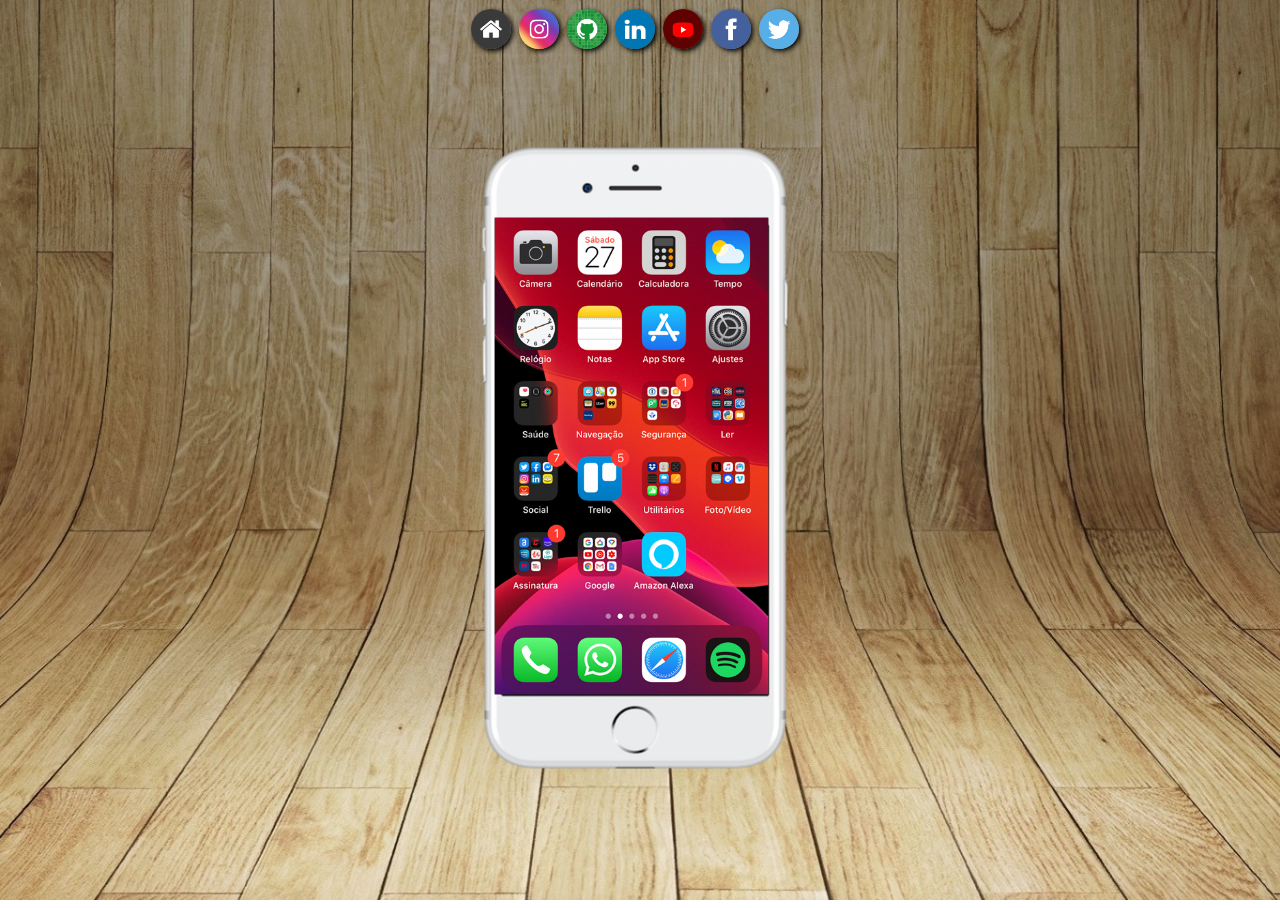
<file: index.html>
<!DOCTYPE html>
<html lang="pt-br">
<head>
    <meta charset="UTF-8">
    <meta name="viewport" content="width=device-width, initial-scale=1.0">
    <link rel="shortcut" href="imagens/favicon.ico" type="imagem/x-icon">
    <link rel="stylesheet" href="estilos/style.css">
    <title>Projeto redes Sociais</title>

   
</head>
<body>
    <main>
        <section id="telefone">
            <iframe src="home.html" name="tela" id="tela" frameborder="0">
                Seu Navegador não é compatível...
            </iframe>
        </section>
        <section id="redes-sociais">
            <a href="home.html" target="tela"><img src="imagens/logo-home.jpg" alt="Home"></a>
            <a href="instagram.html" target="tela"><img src="imagens/logo-instagram.jpg" alt="Instagram"></a>
            <a href="github.html" target="tela"><img src="imagens/logo-github.jpg" alt="GitHub"></a>
            <a href="linkedin.html" target="tela"><img src="imagens/linkedin.jpg" alt="Linkedin"></a>
            <a href="youtube.html" target="tela"><img src="imagens/logo-youtube.jpg" alt="Youtube"></a>
            <a href="facebook.html" target="tela"><img src="imagens/logo-facebook.jpg" alt="Facebook"></a>
            <a href="twitter.html" target="tela"><img src="imagens/logo-twitter.jpg" alt="Twitter"></a>
        </section>
    </main>

</body>  
</html>
</file>
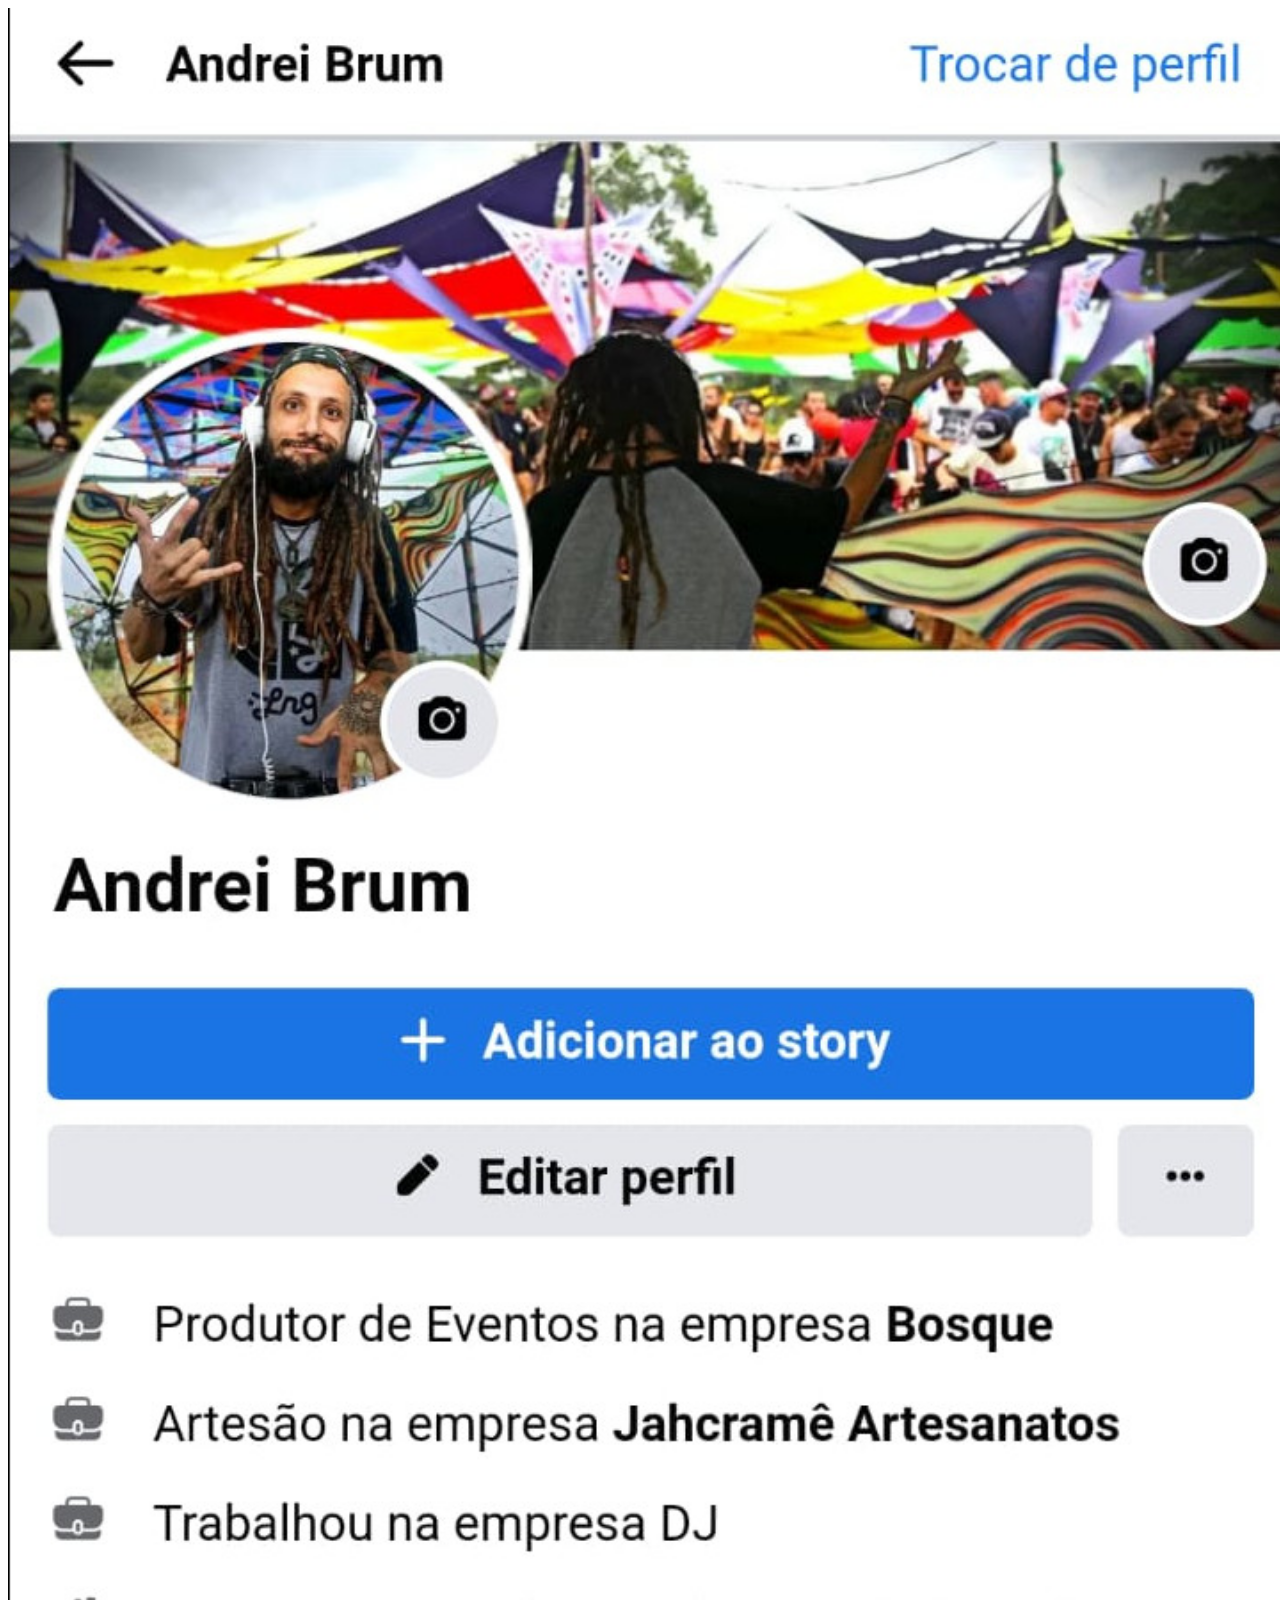
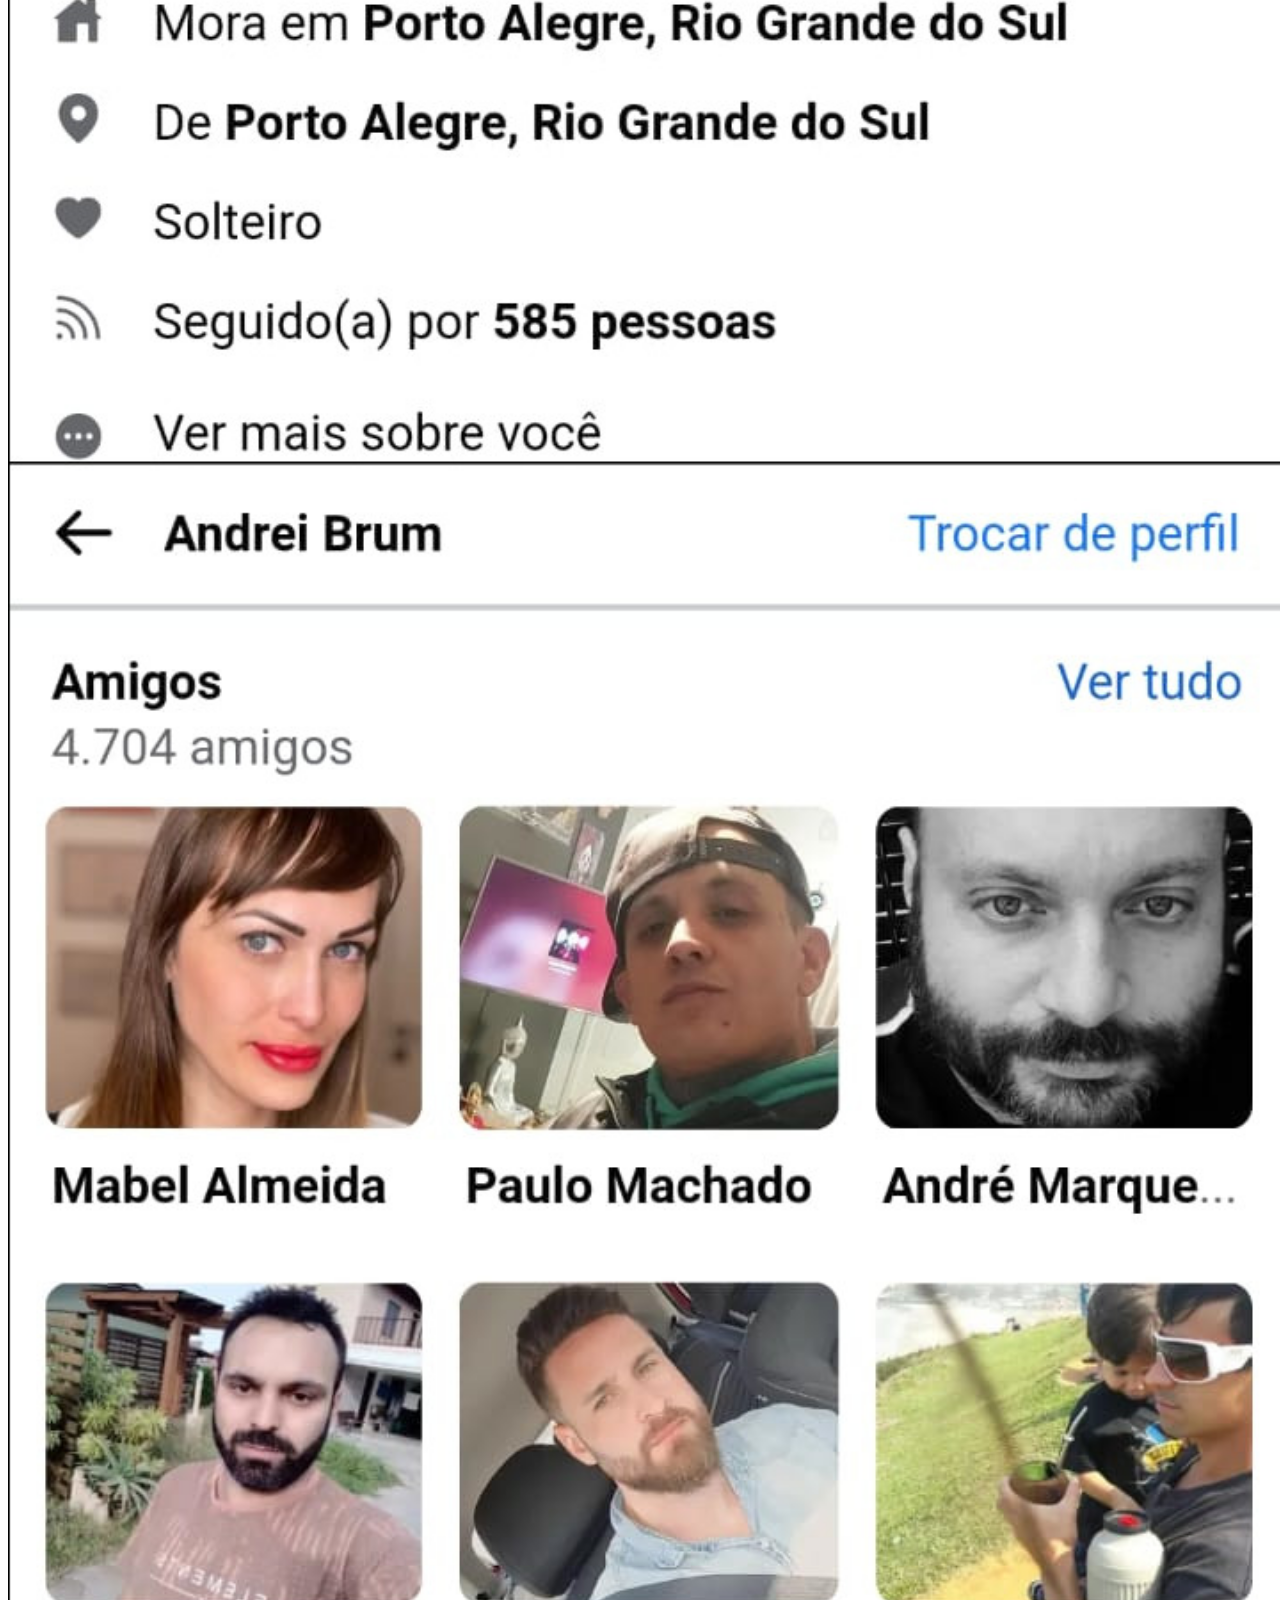
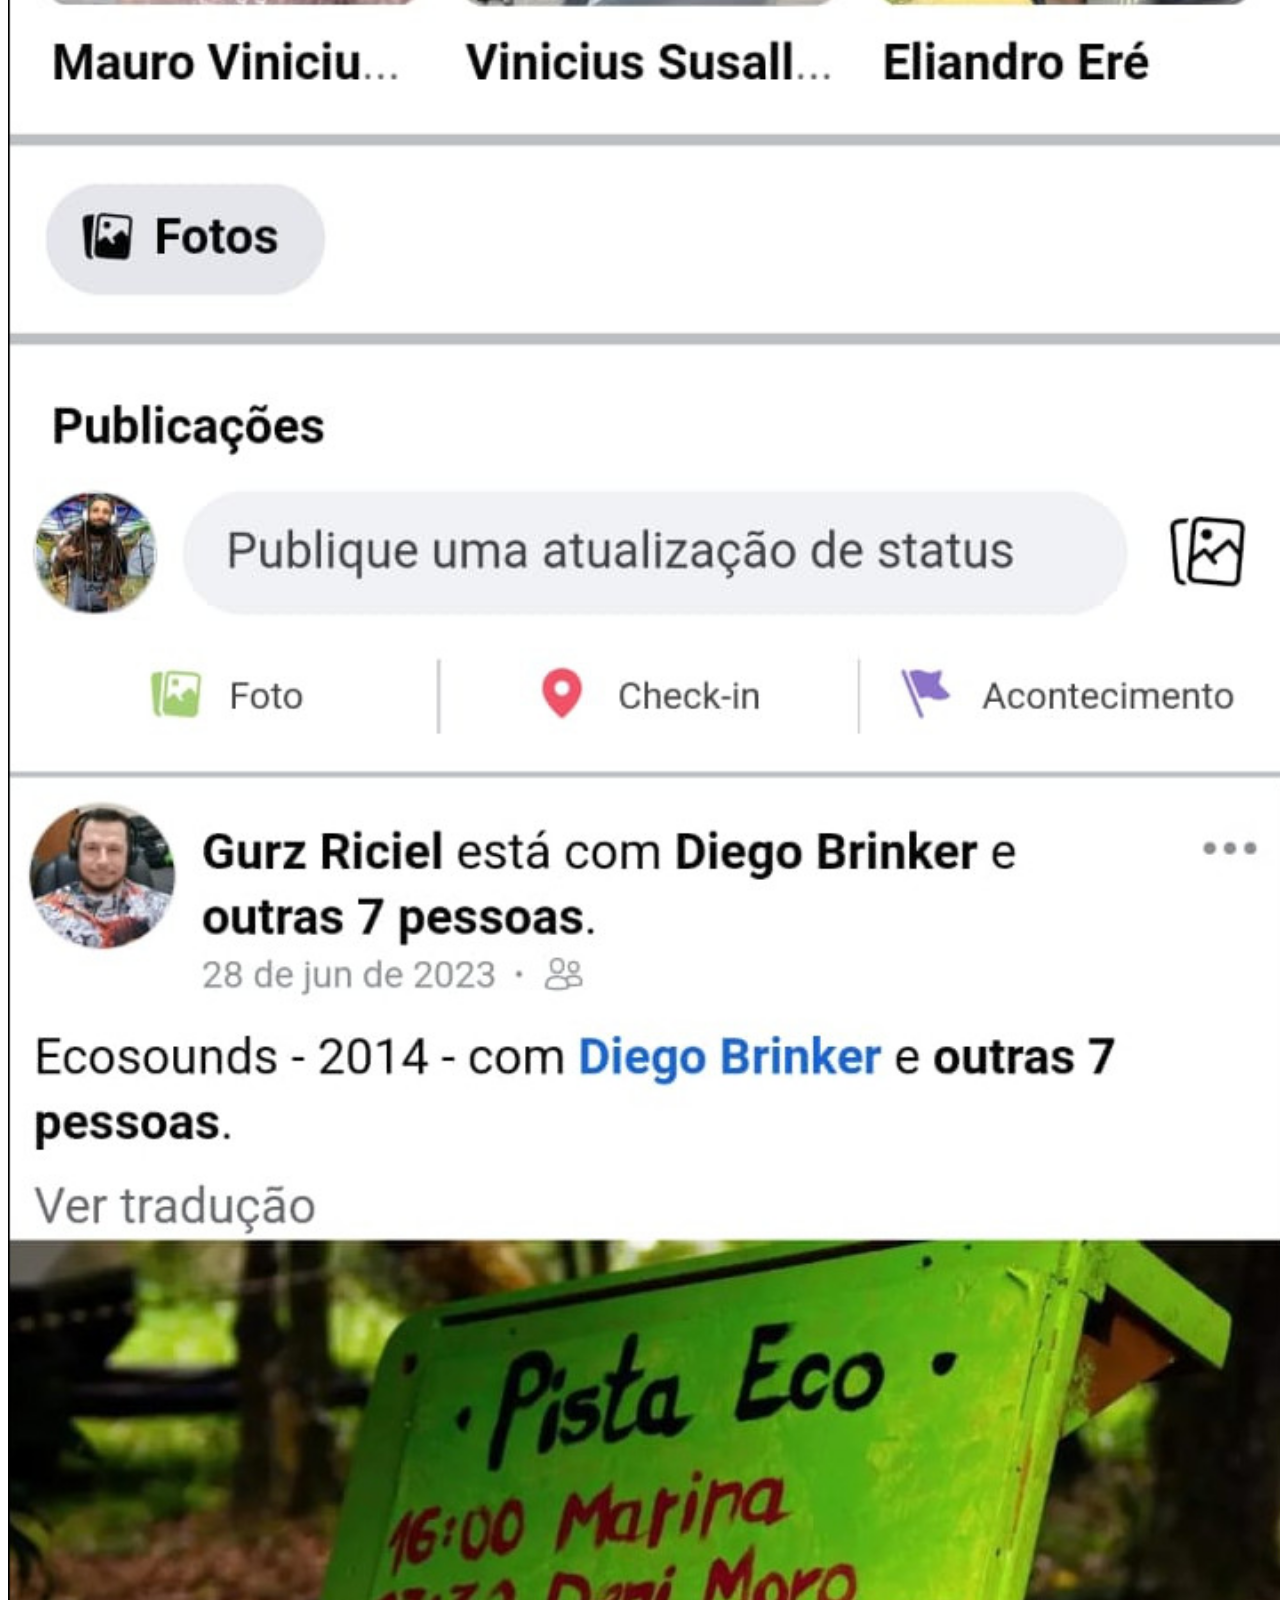
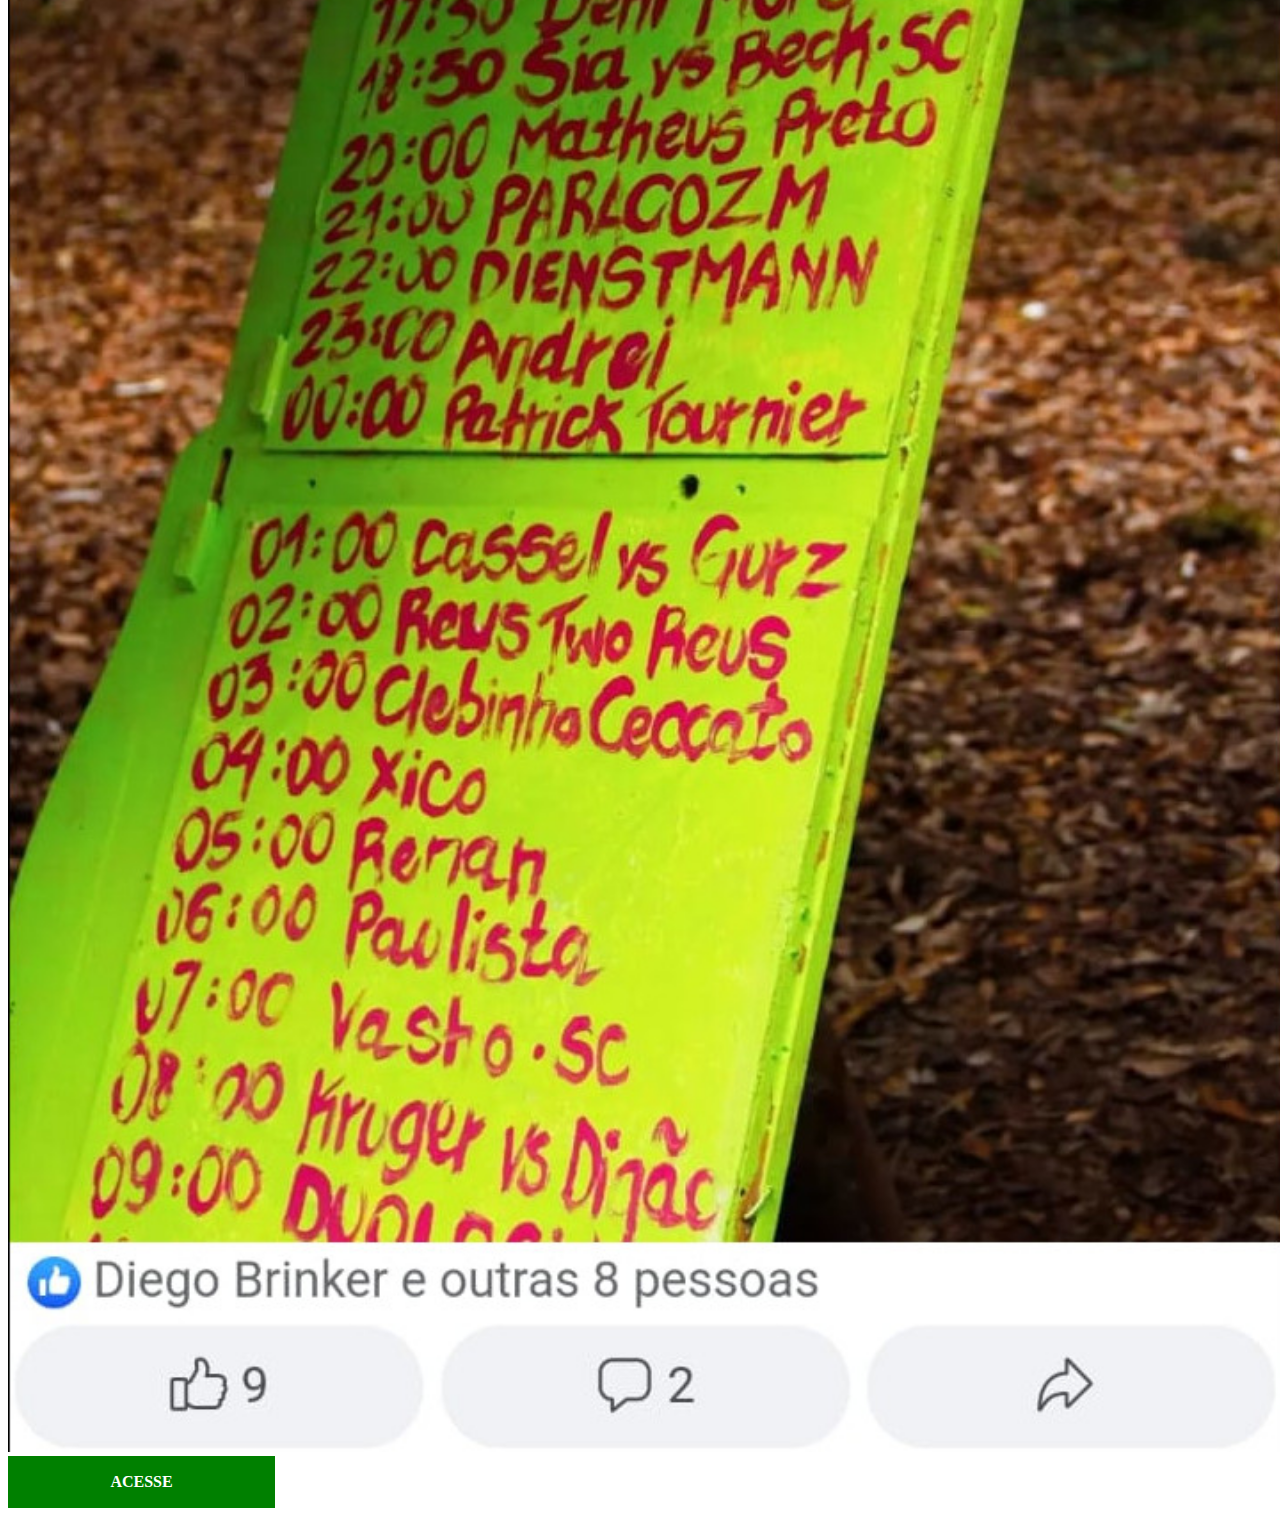
<file: facebook.html>
<!DOCTYPE html>
<html lang="pt-br">
<head>
    <meta charset="UTF-8">
    <meta name="viewport" content="width=device-width, initial-scale=1.0">
    <link rel="stylesheet" href="estilos/social.css">
    <title>Facebook</title>
</head>
<body>
    <img src="imagens/tela-facebook.jpg" alt="Facebook">
    <a href="https://www.facebook.com/andrei.brum.dj/" target="_blank">ACESSE</a>
    
</body>
</html>
</file>
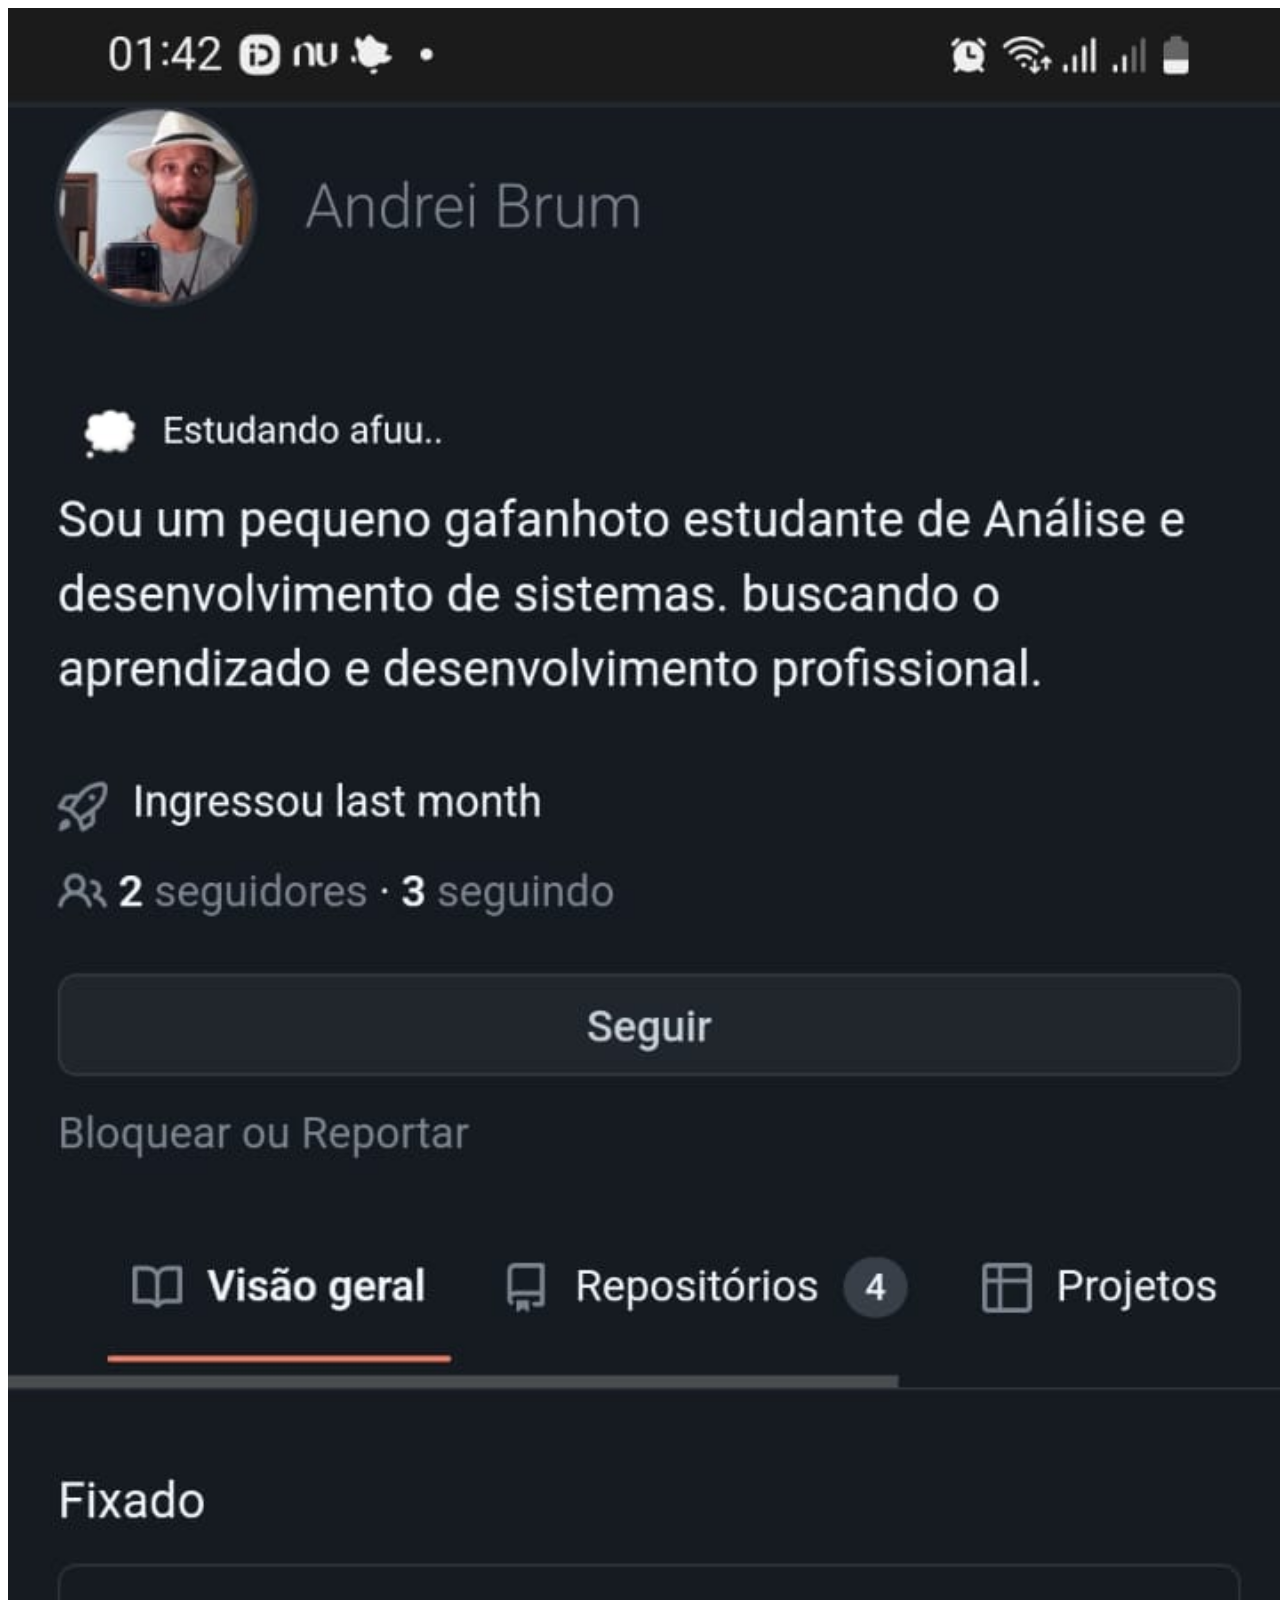
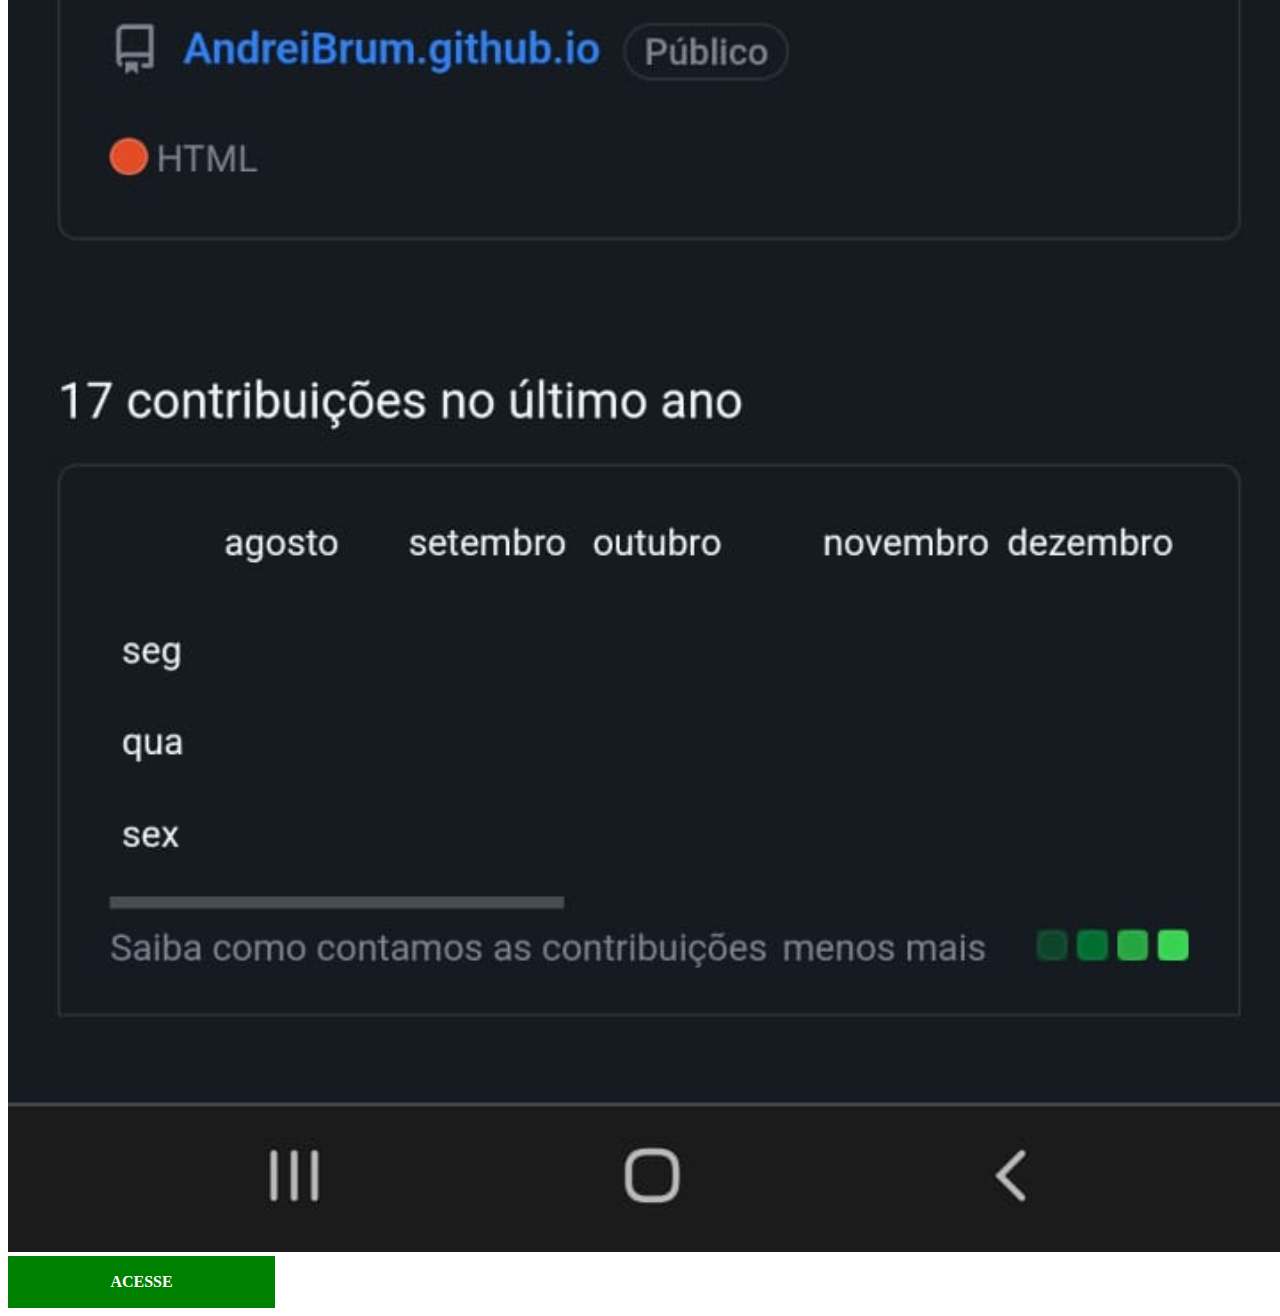
<file: github.html>
<!DOCTYPE html>
<html lang="pt-br">
<head>
    <meta charset="UTF-8">
    <meta name="viewport" content="width=device-width, initial-scale=1.0">
    <link rel="stylesheet" href="estilos/social.css">
    <title>GitHub</title>
</head>
<body>
    <img src="imagens/tela-github.jpg" alt="GitHub">
    <a href="https://github.com/Andrei-Brum" target="_blank">ACESSE</a>
    
</body>
</html>
</file>
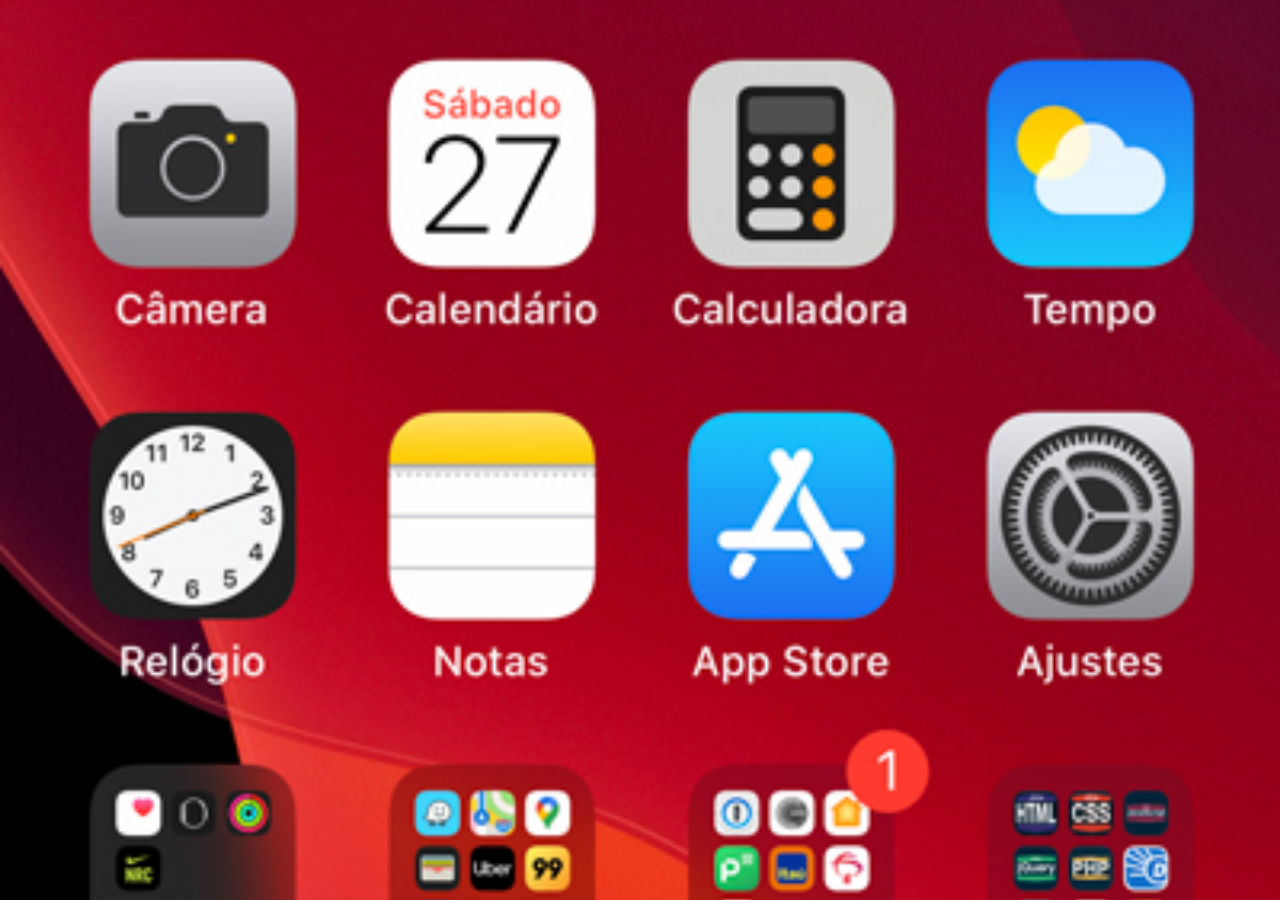
<file: home.html>
<!DOCTYPE html>
<html lang="pt-br">
<head>
    <meta charset="UTF-8">
    <meta name="viewport" content="width=device-width, initial-scale=1.0">
    <title>Home</title>
</head>
<style>
    * {
        margin: 0px;
        padding: 0px;
        
    }

    body {
        width: 100vw;
        height: 100vs;
        background: black url(imagens/tela-home.jpg) no-repeat top center;
        background-size: cover;
    }
</style>
<body>
    
</body>
</html>
</file>
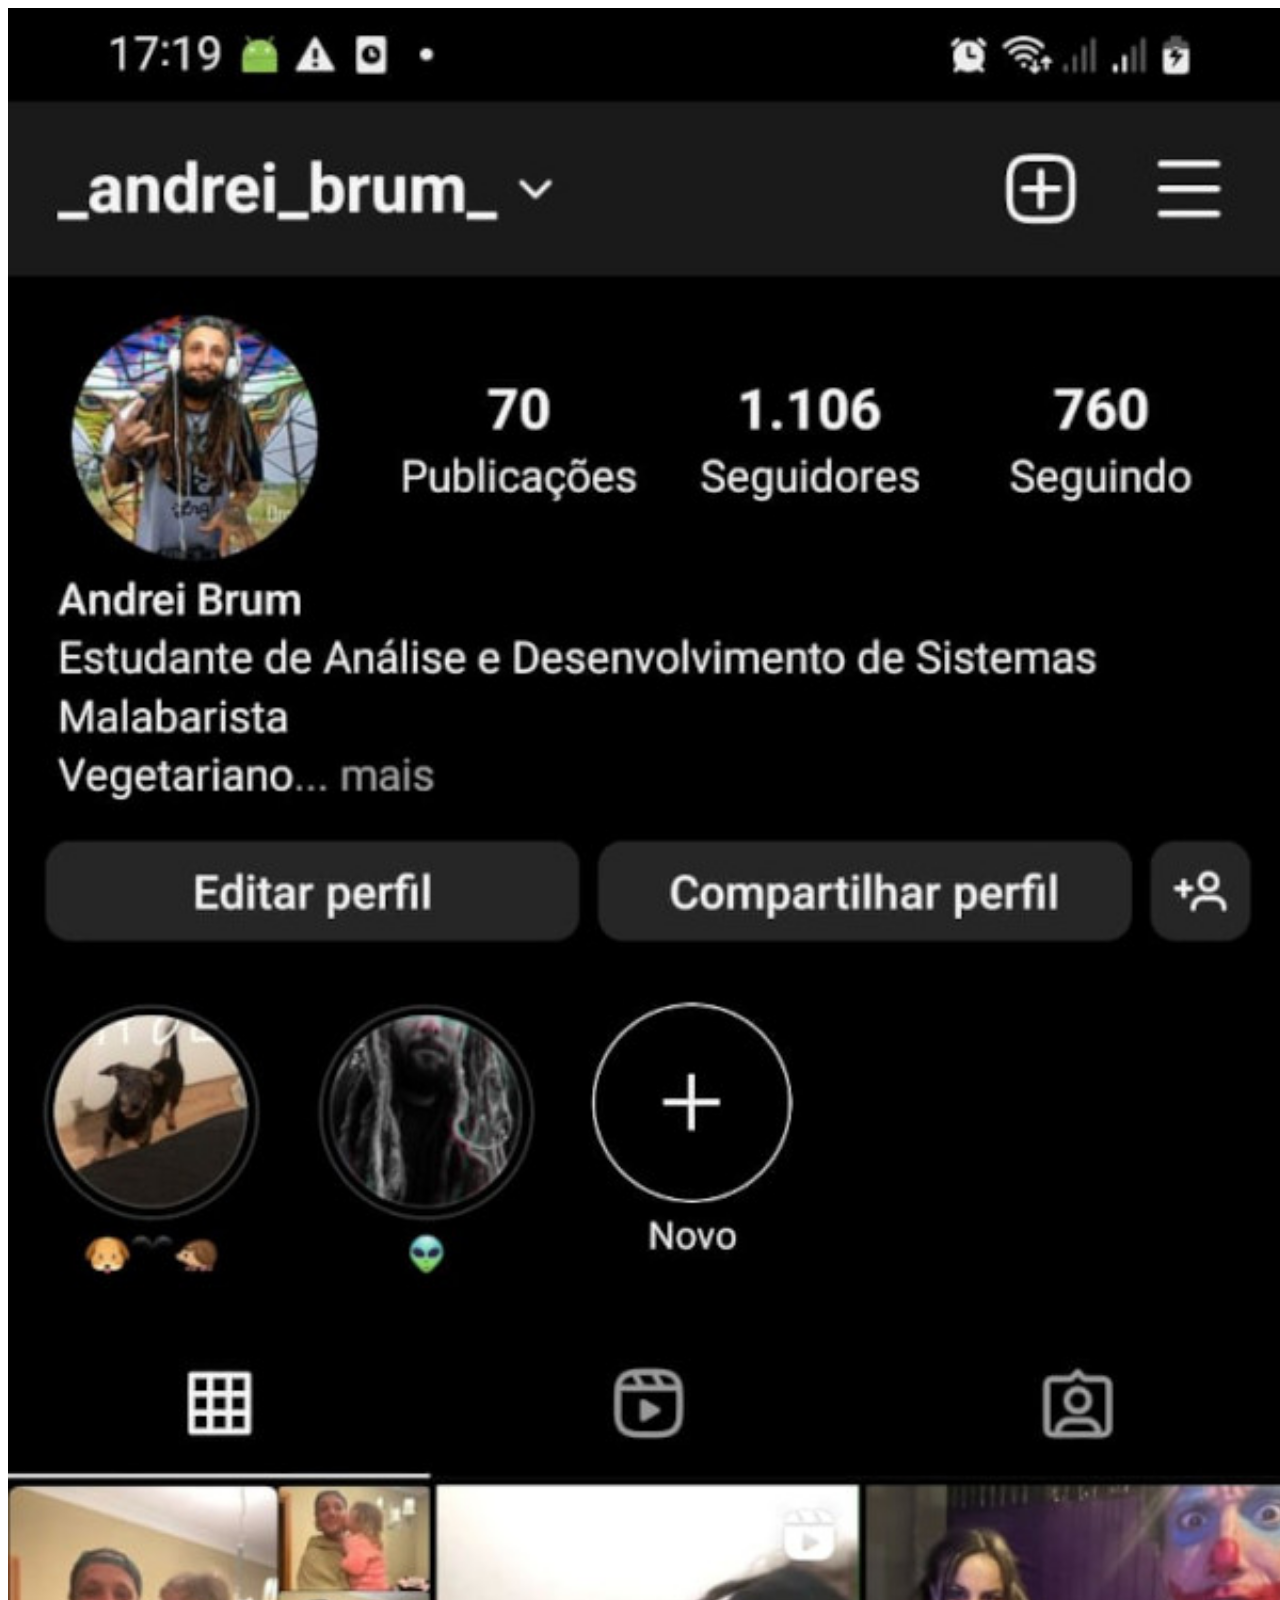
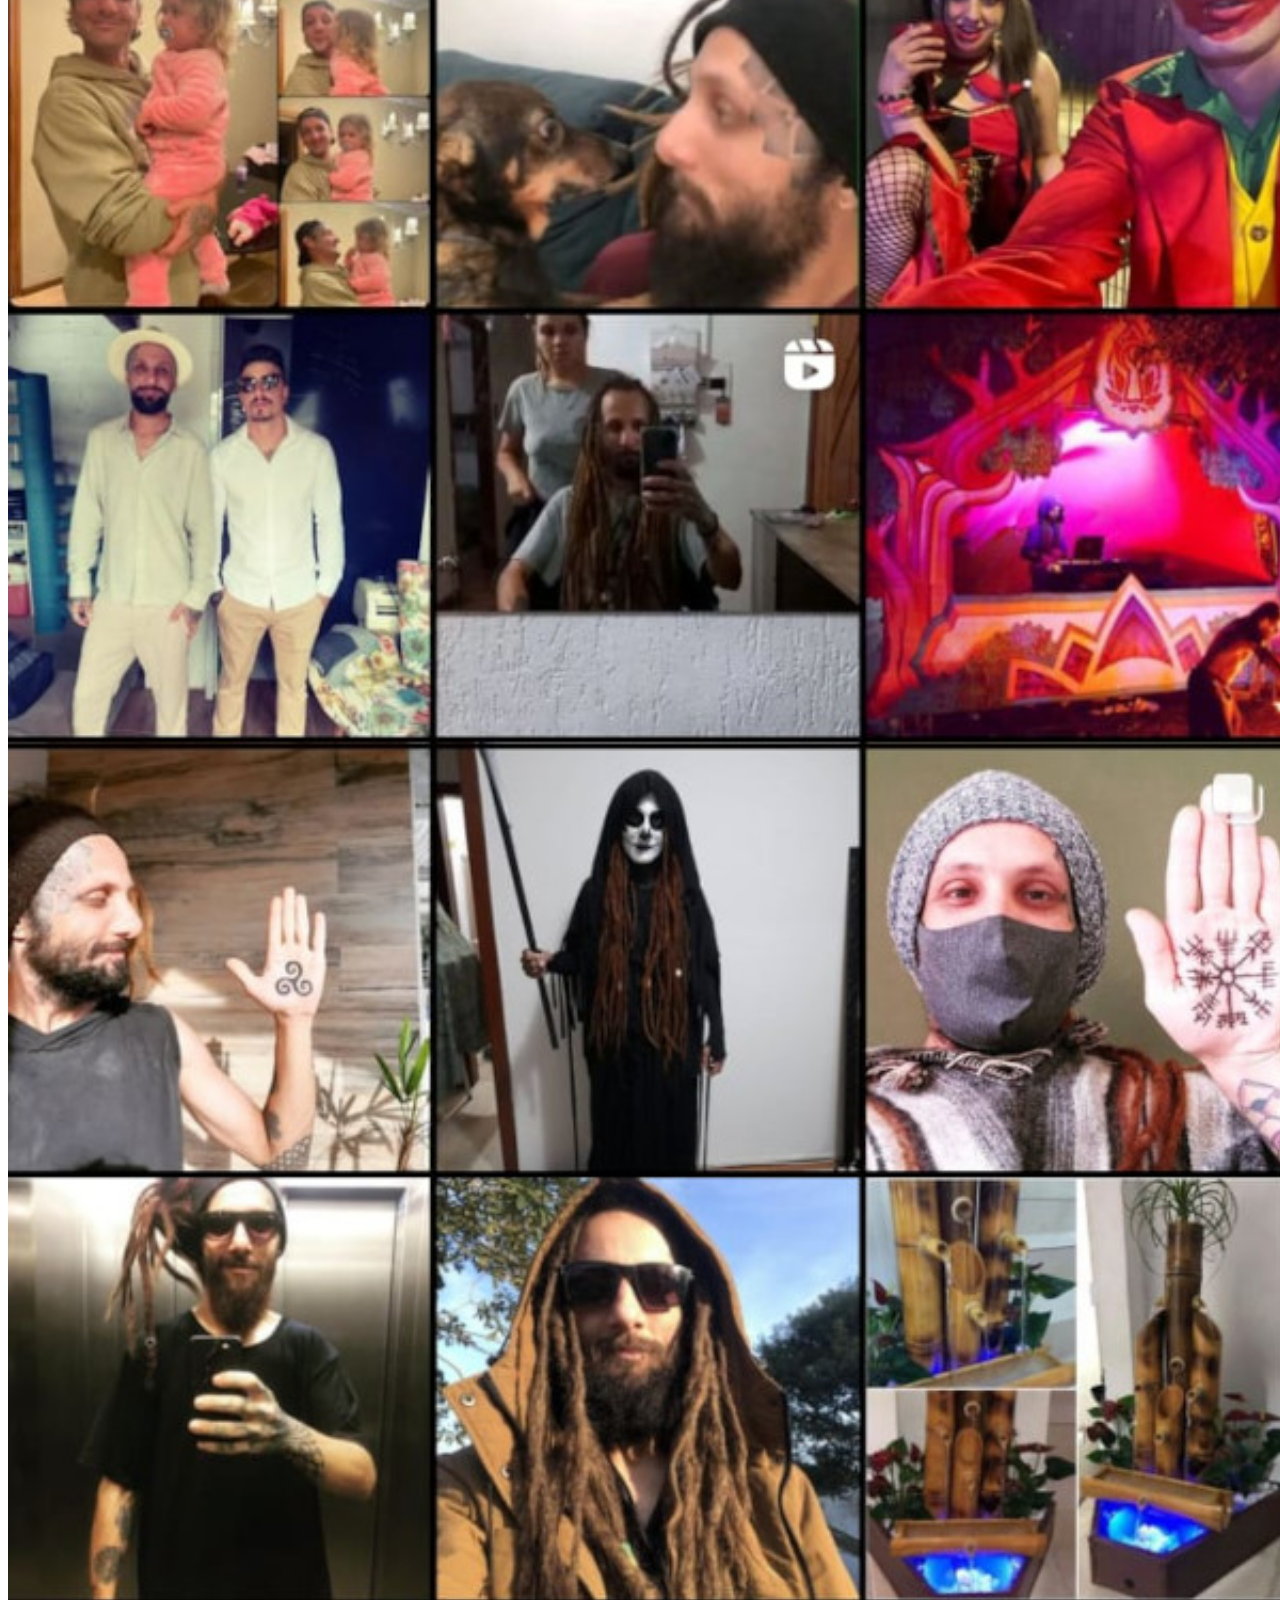
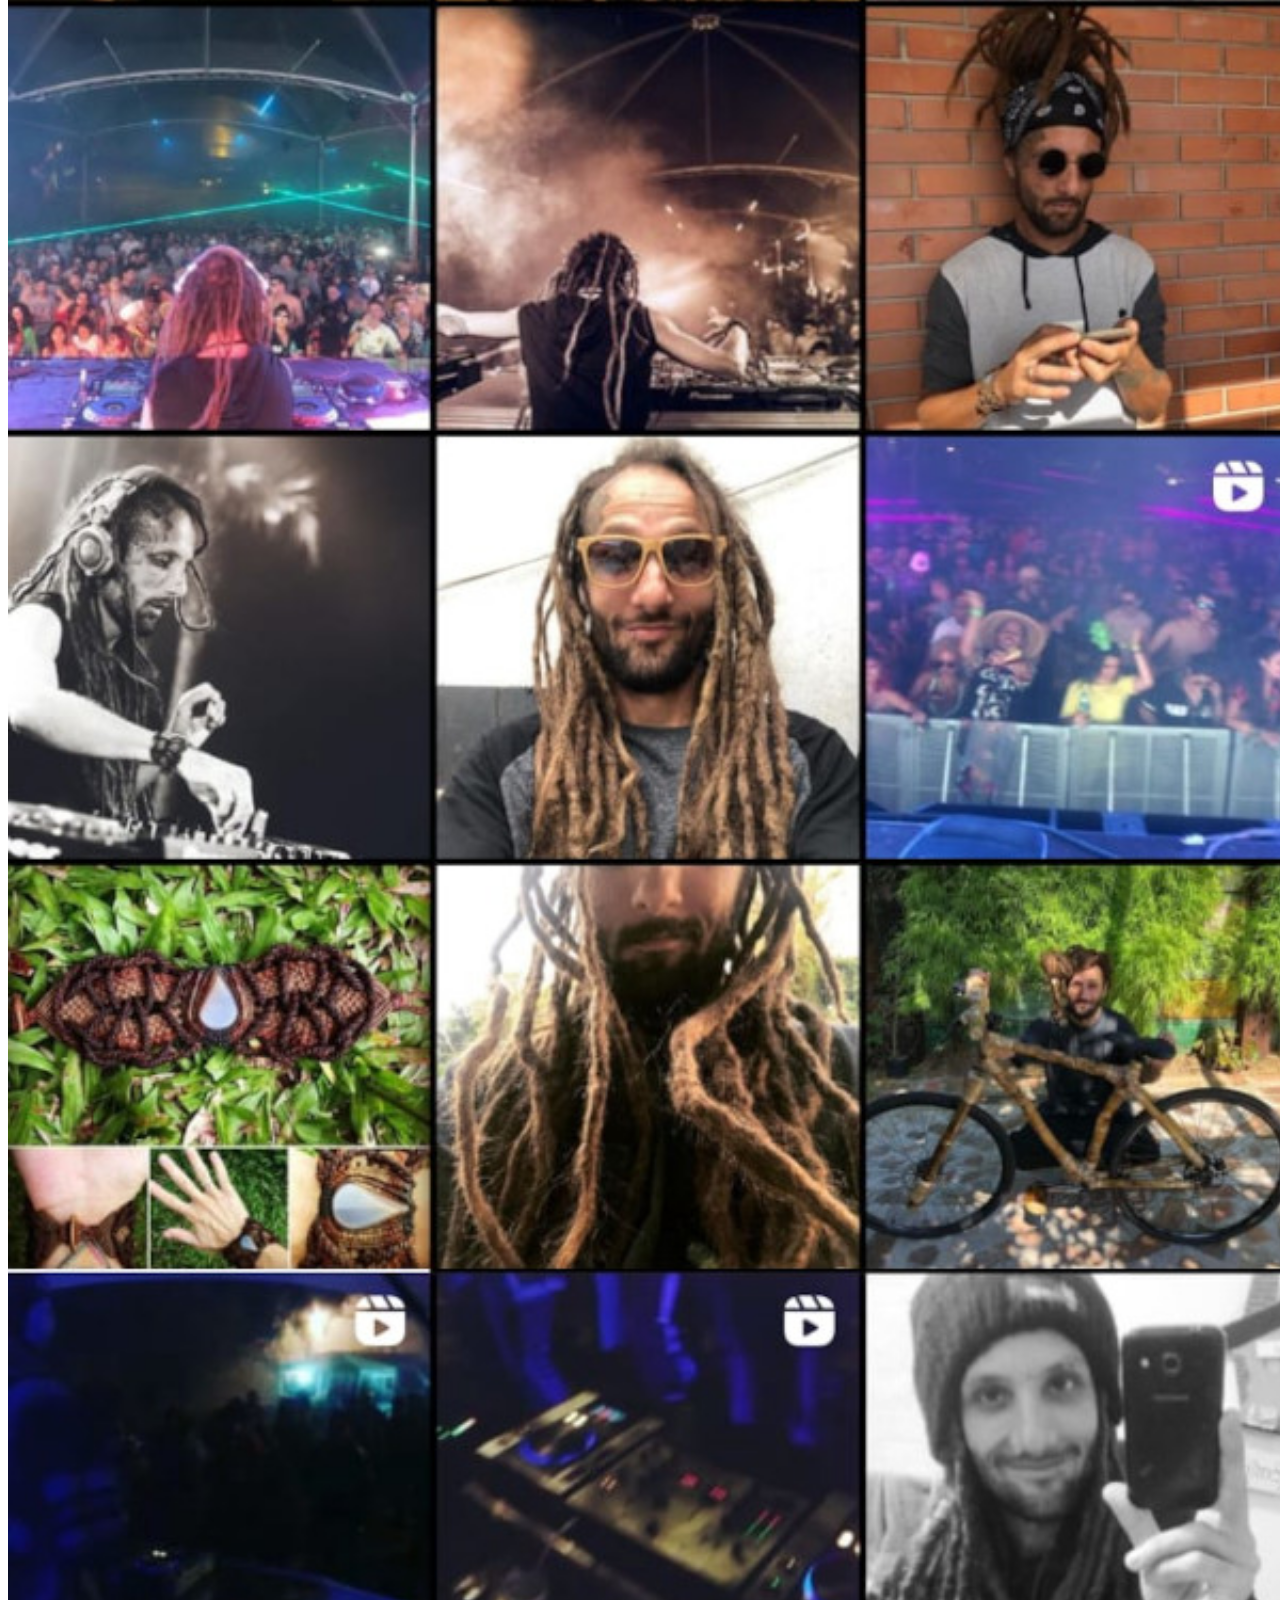
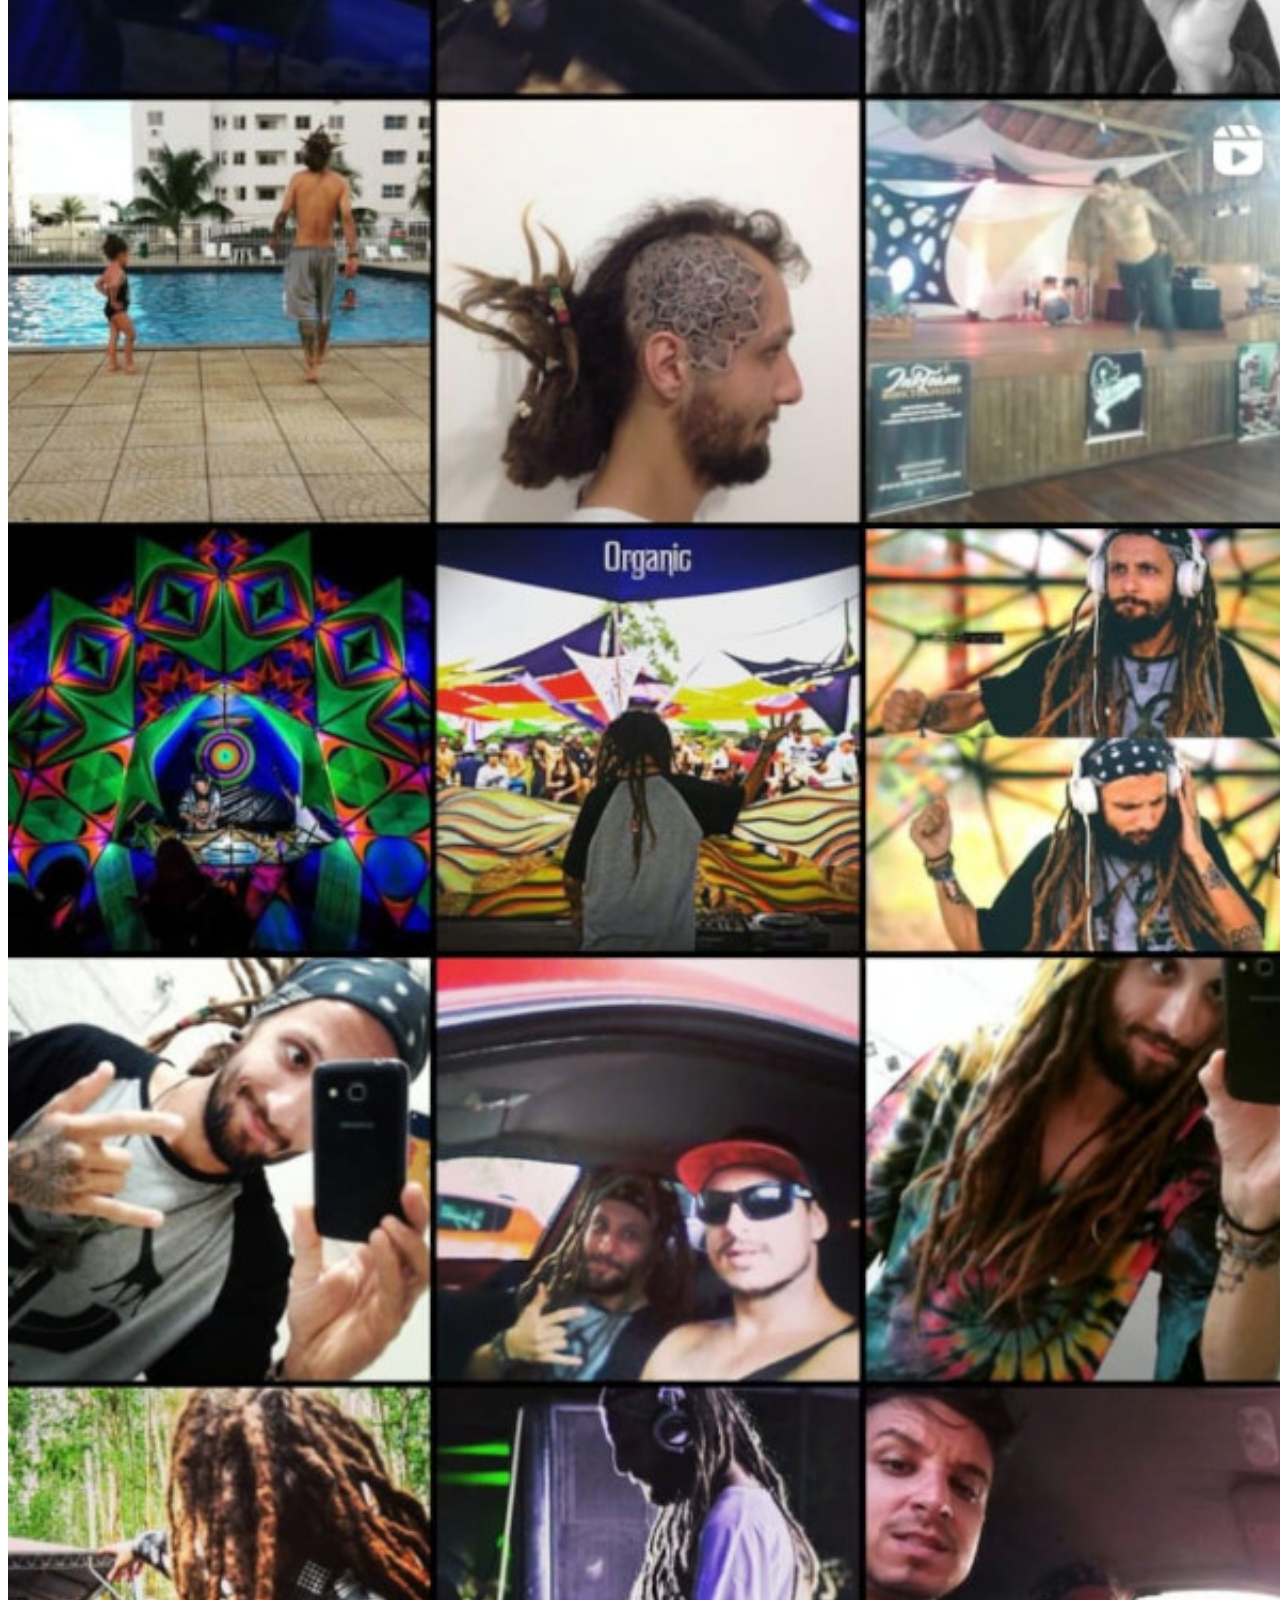
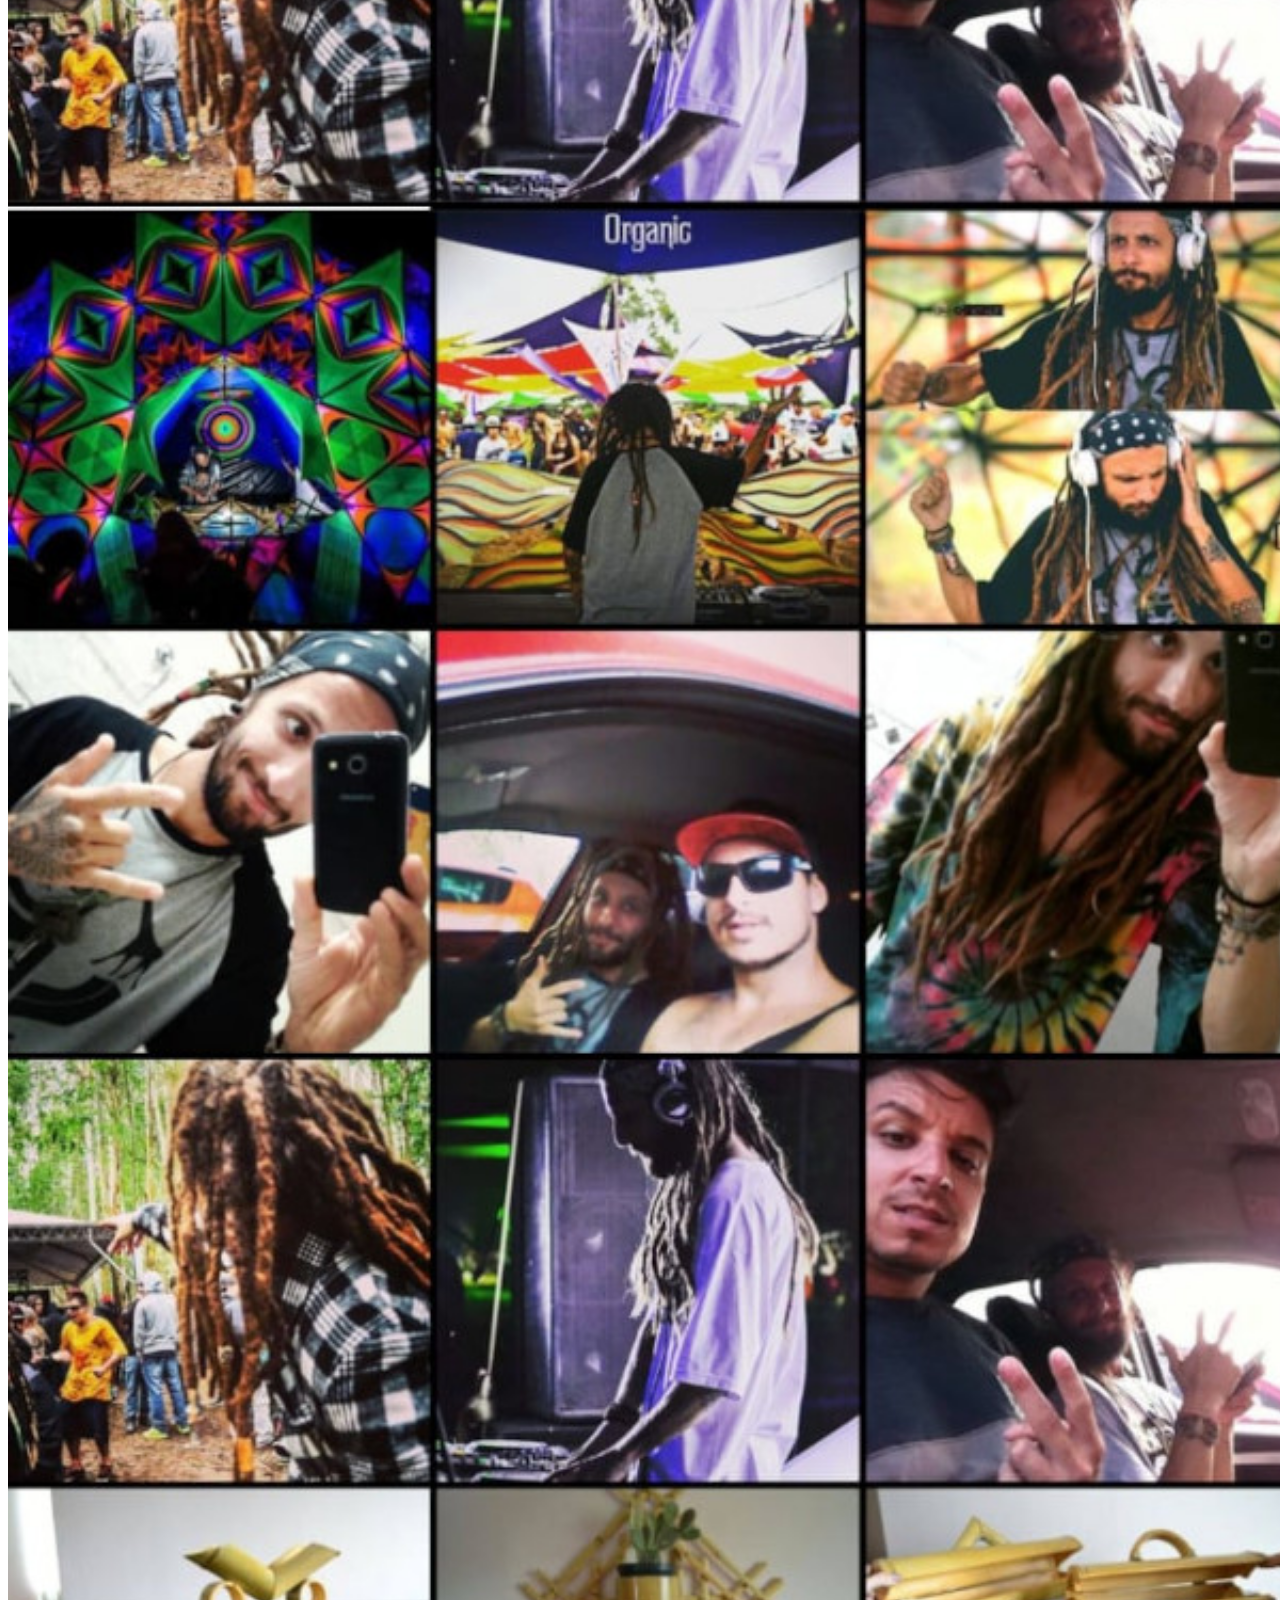
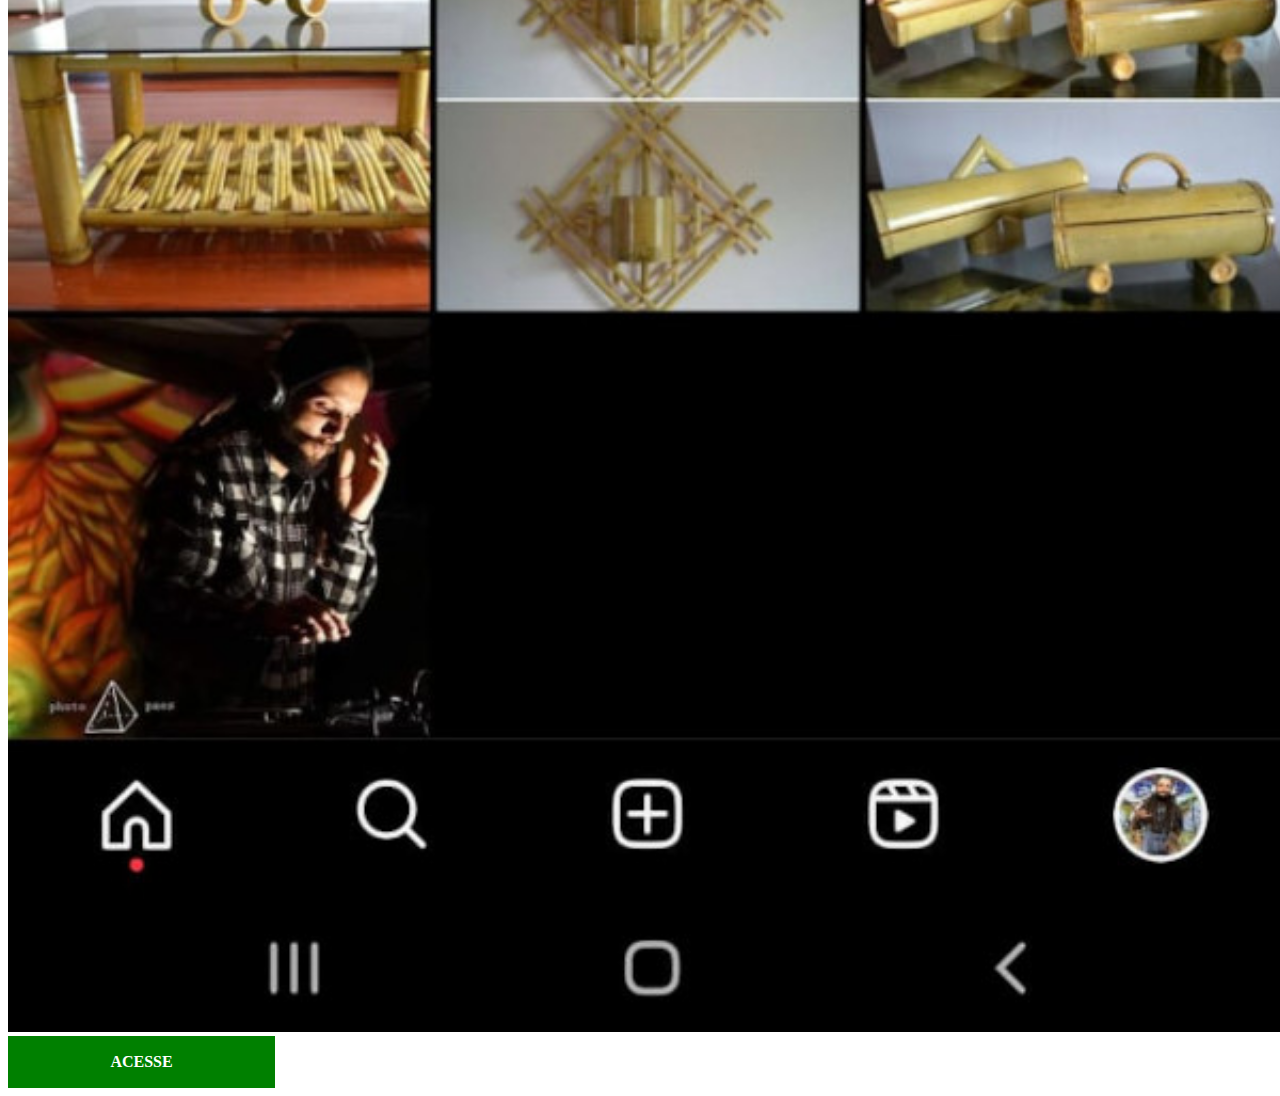
<file: instagram.html>
<!DOCTYPE html>
<html lang="pt-br">
<head>
    <meta charset="UTF-8">
    <meta name="viewport" content="width=device-width, initial-scale=1.0">
    <link rel="stylesheet" href="estilos/social.css">
    <title>Instagram</title>
</head>
<body>
    <img src="imagens/tela-instagram.jpg" alt="Instagram">
    <a href="https://www.instagram.com/_andrei_brum_/" target="_blank">ACESSE</a>
    
</body>
</html>
</file>
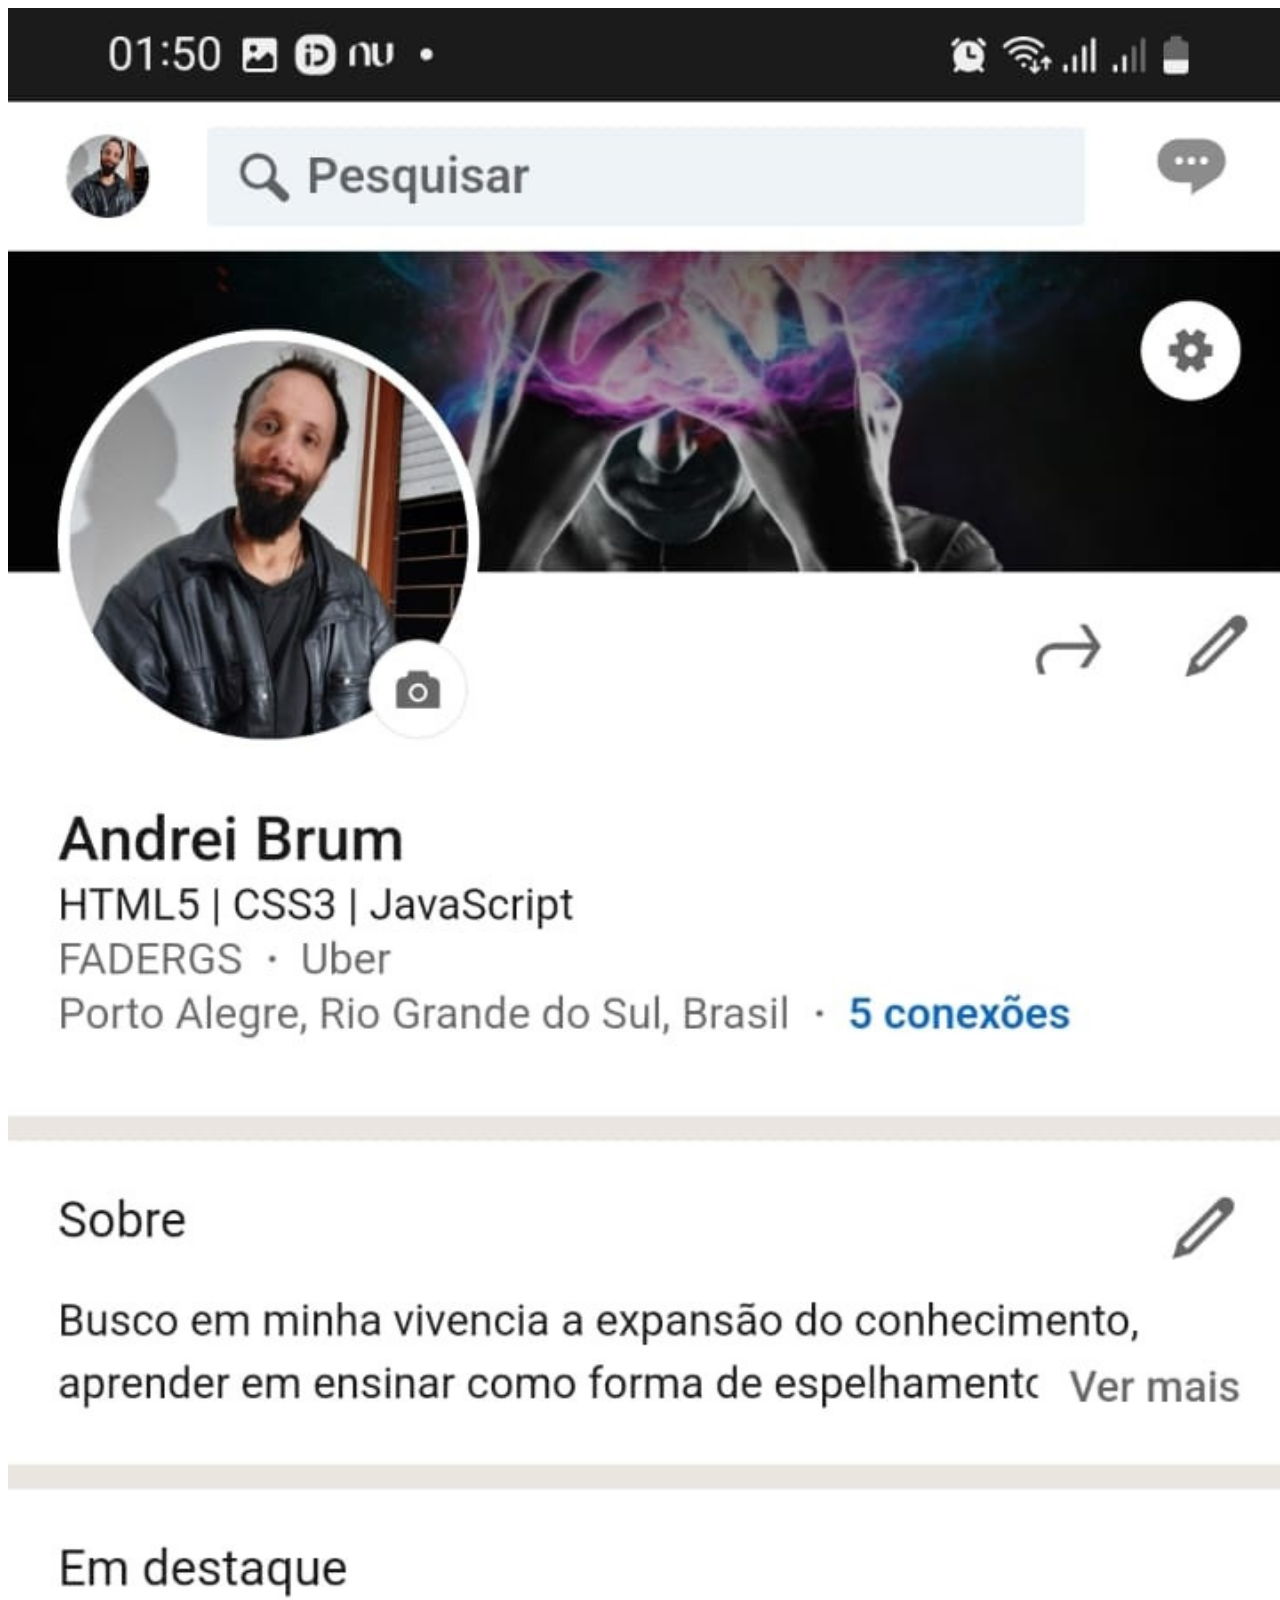
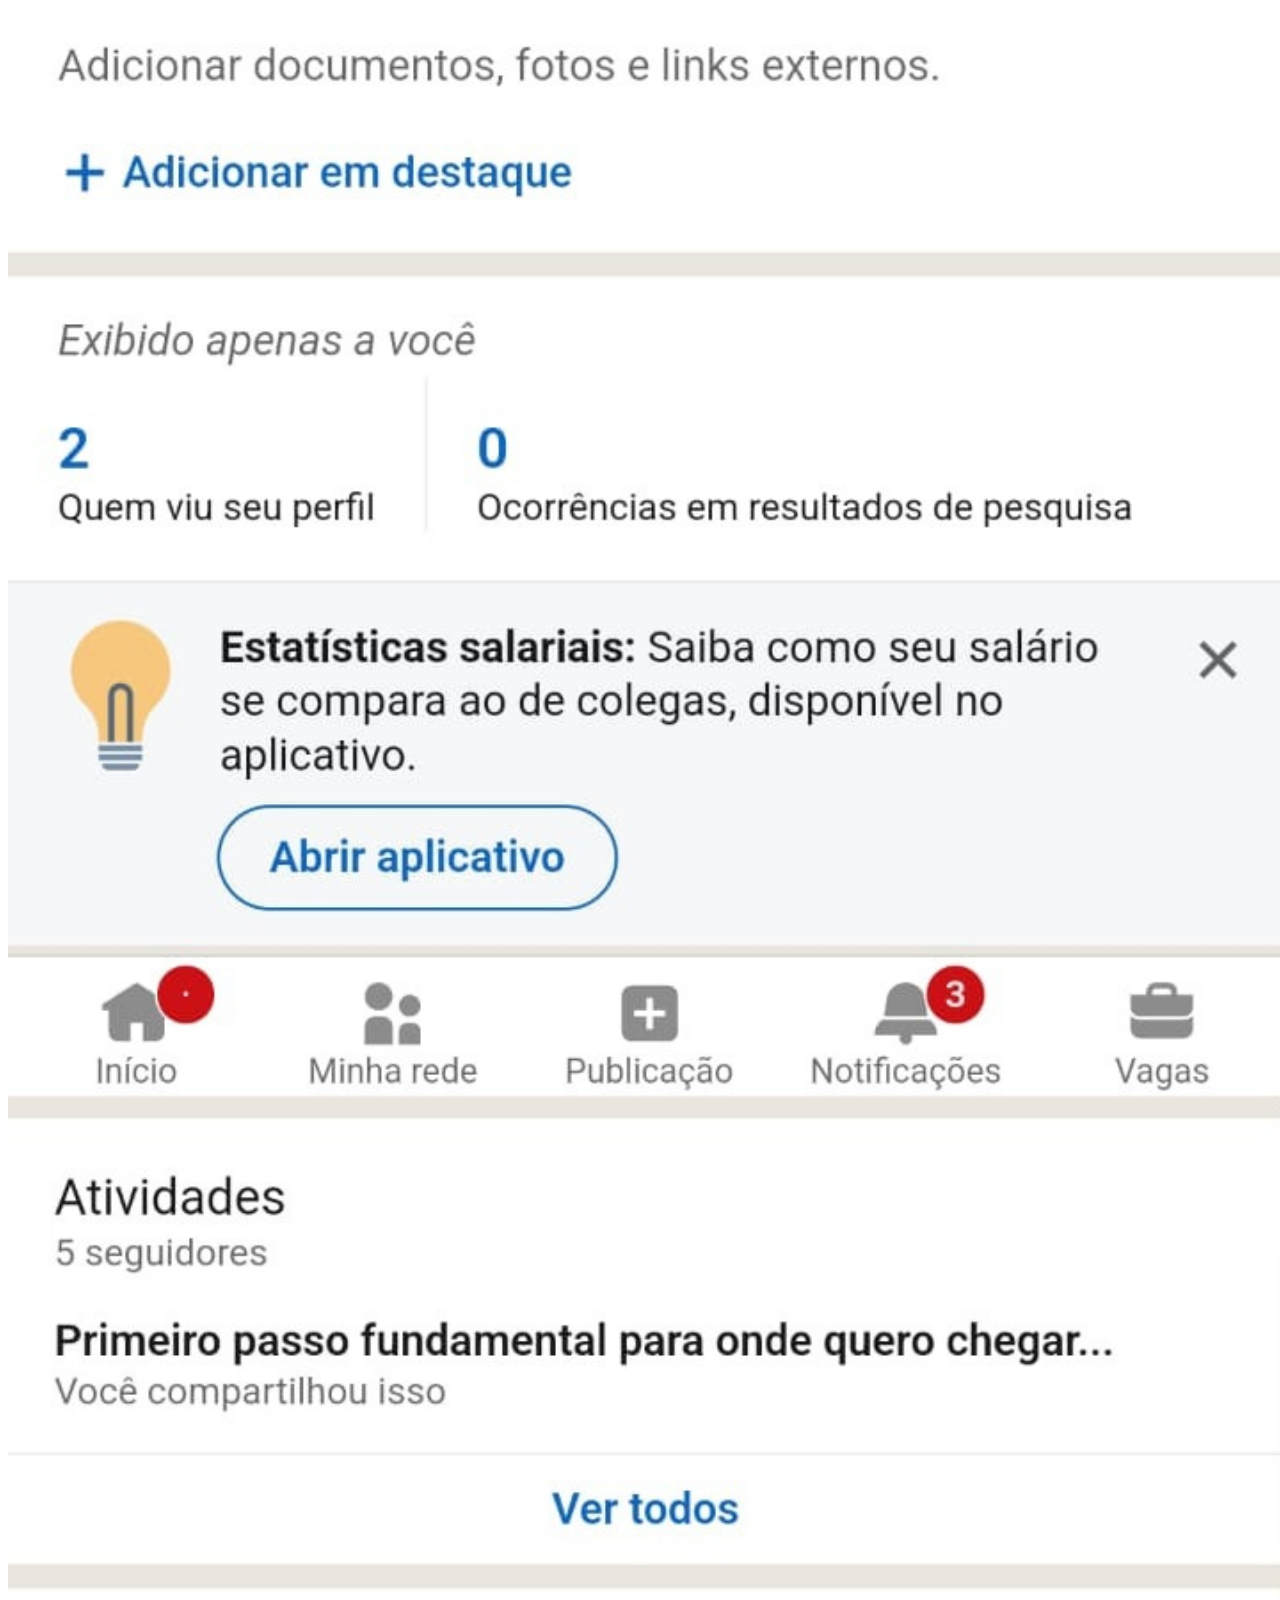
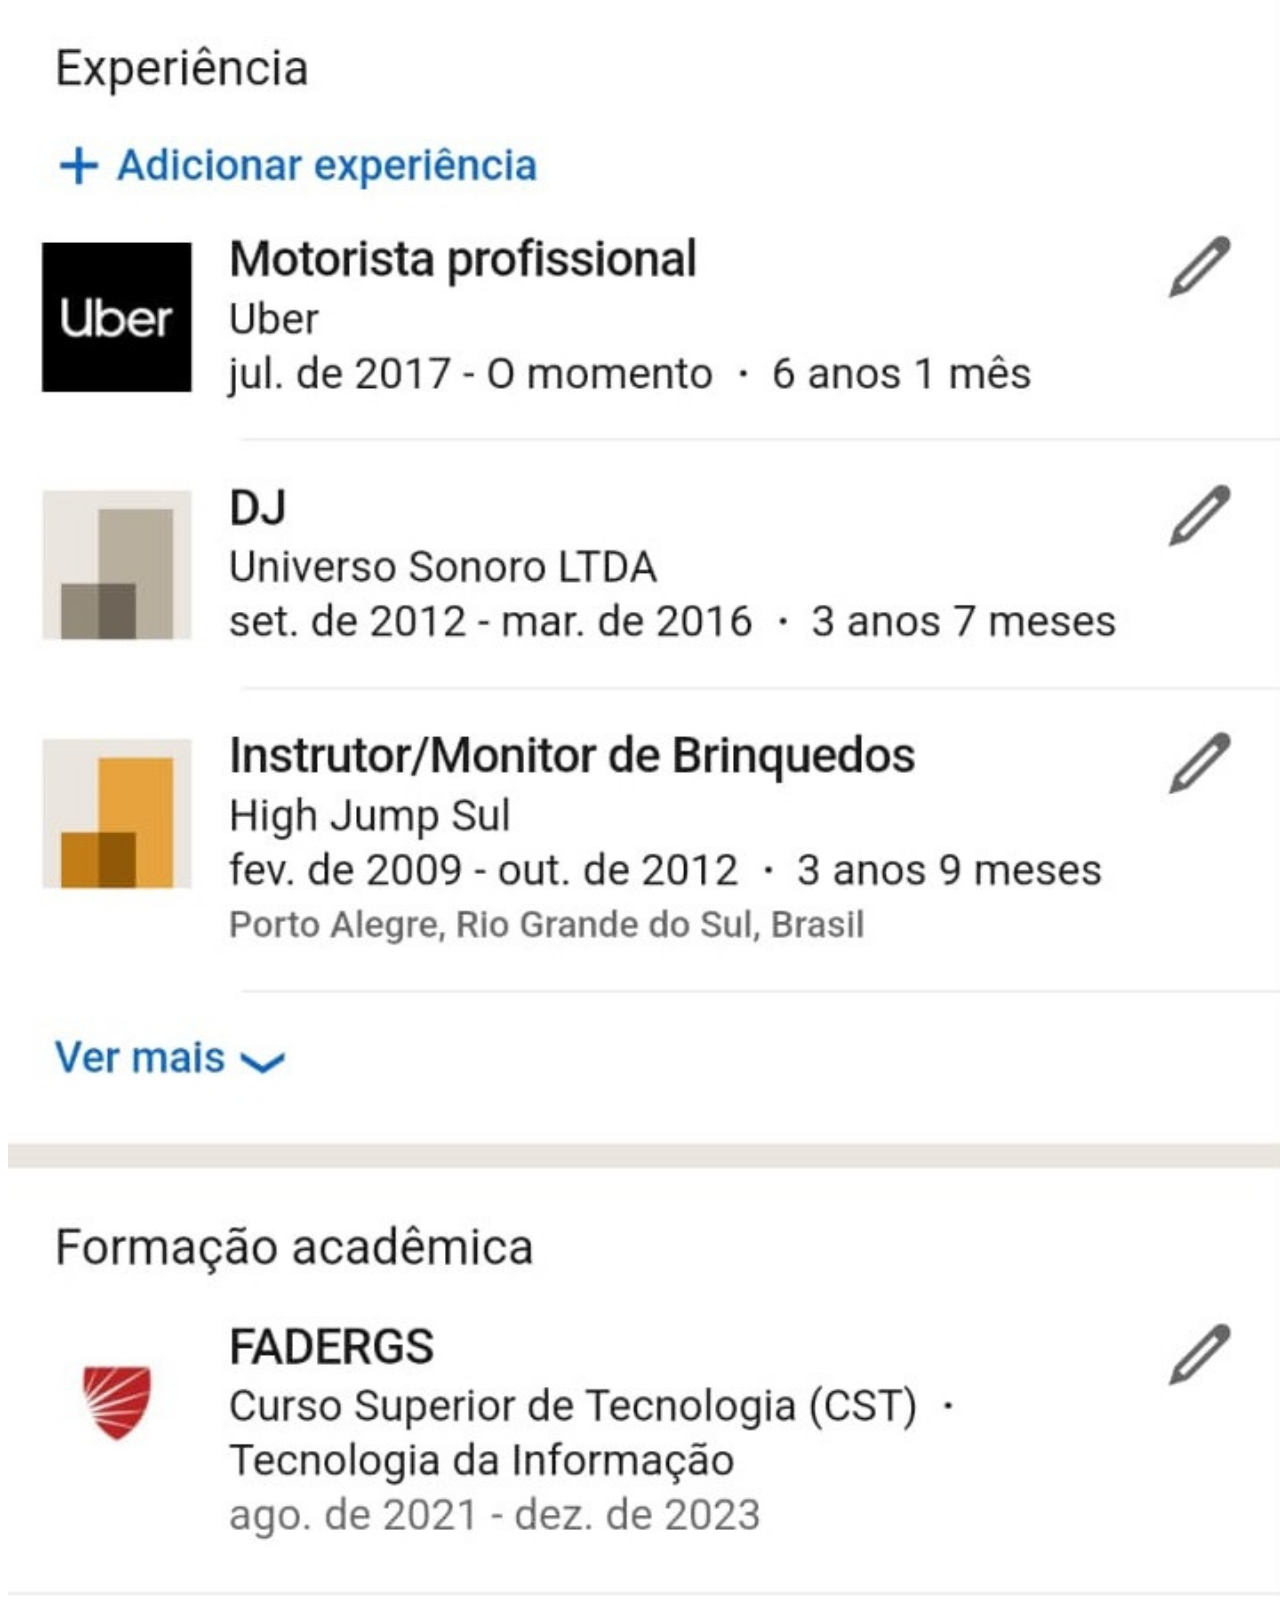
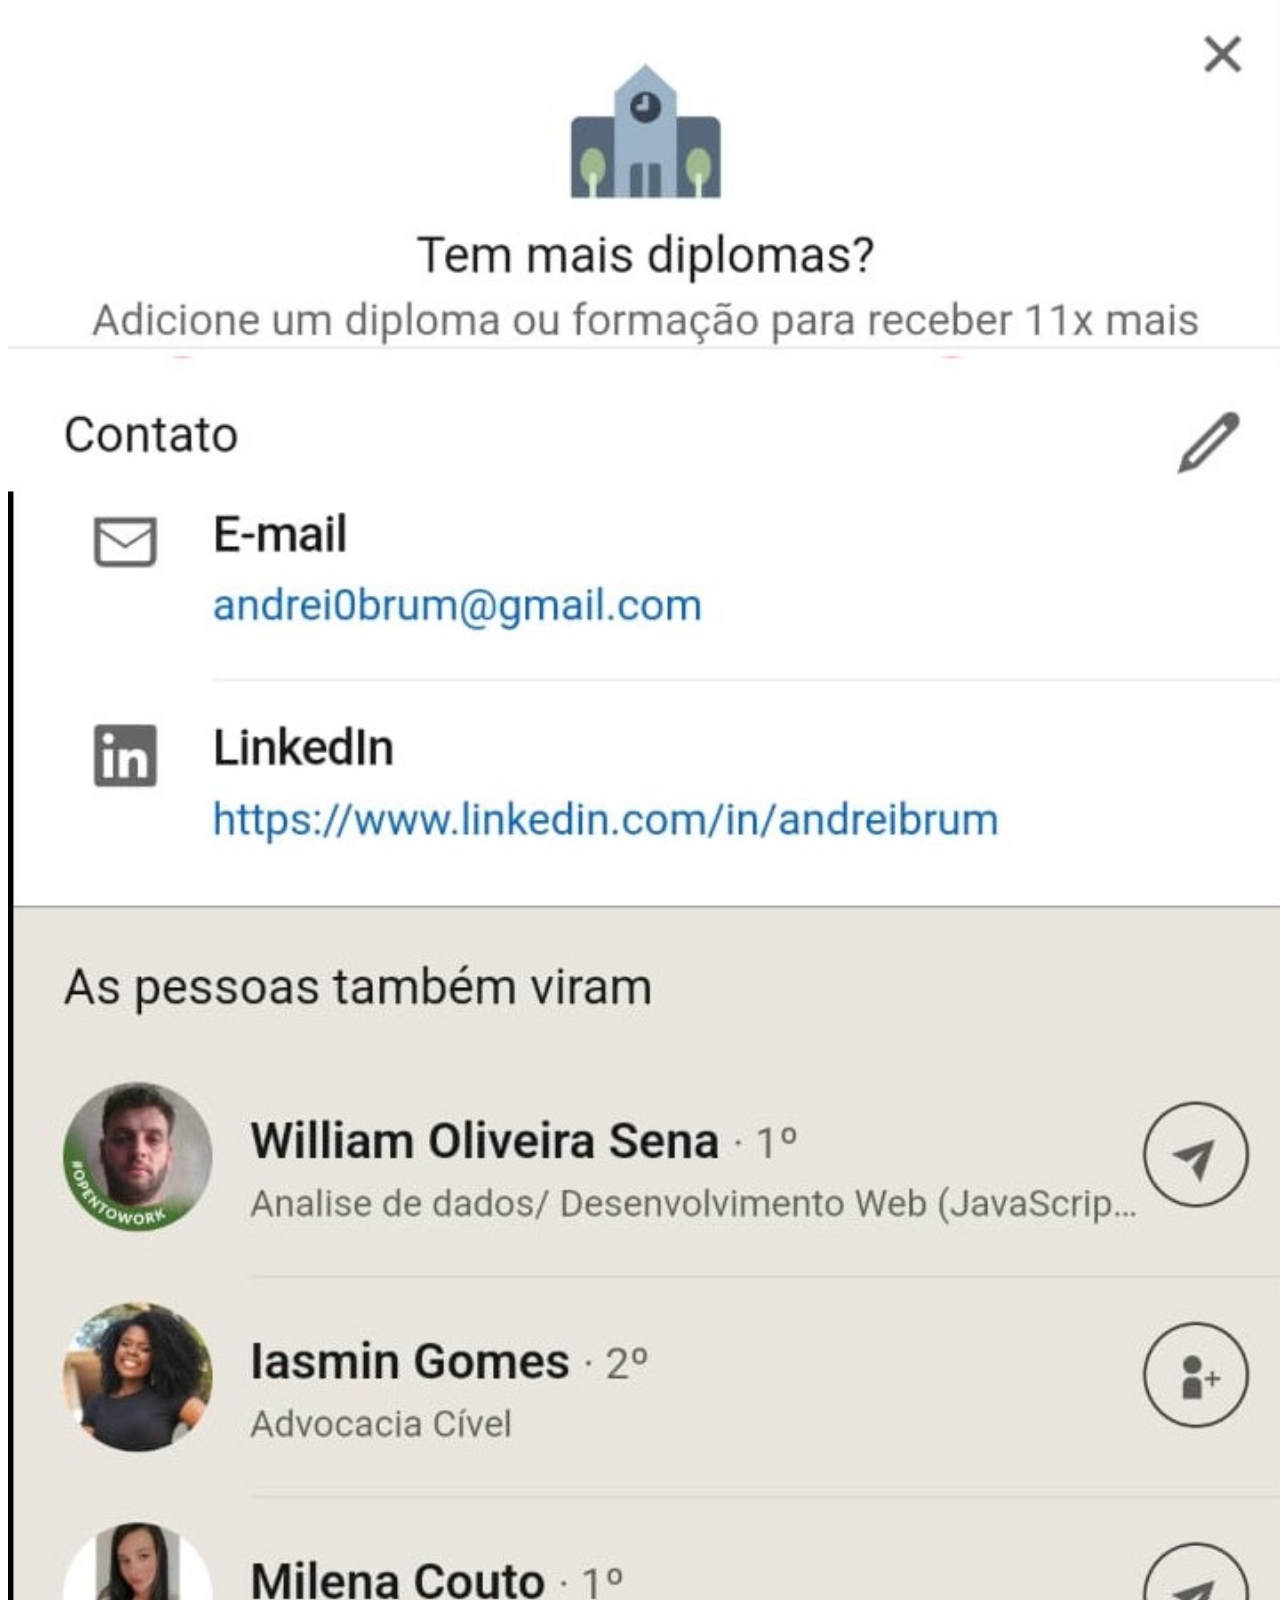
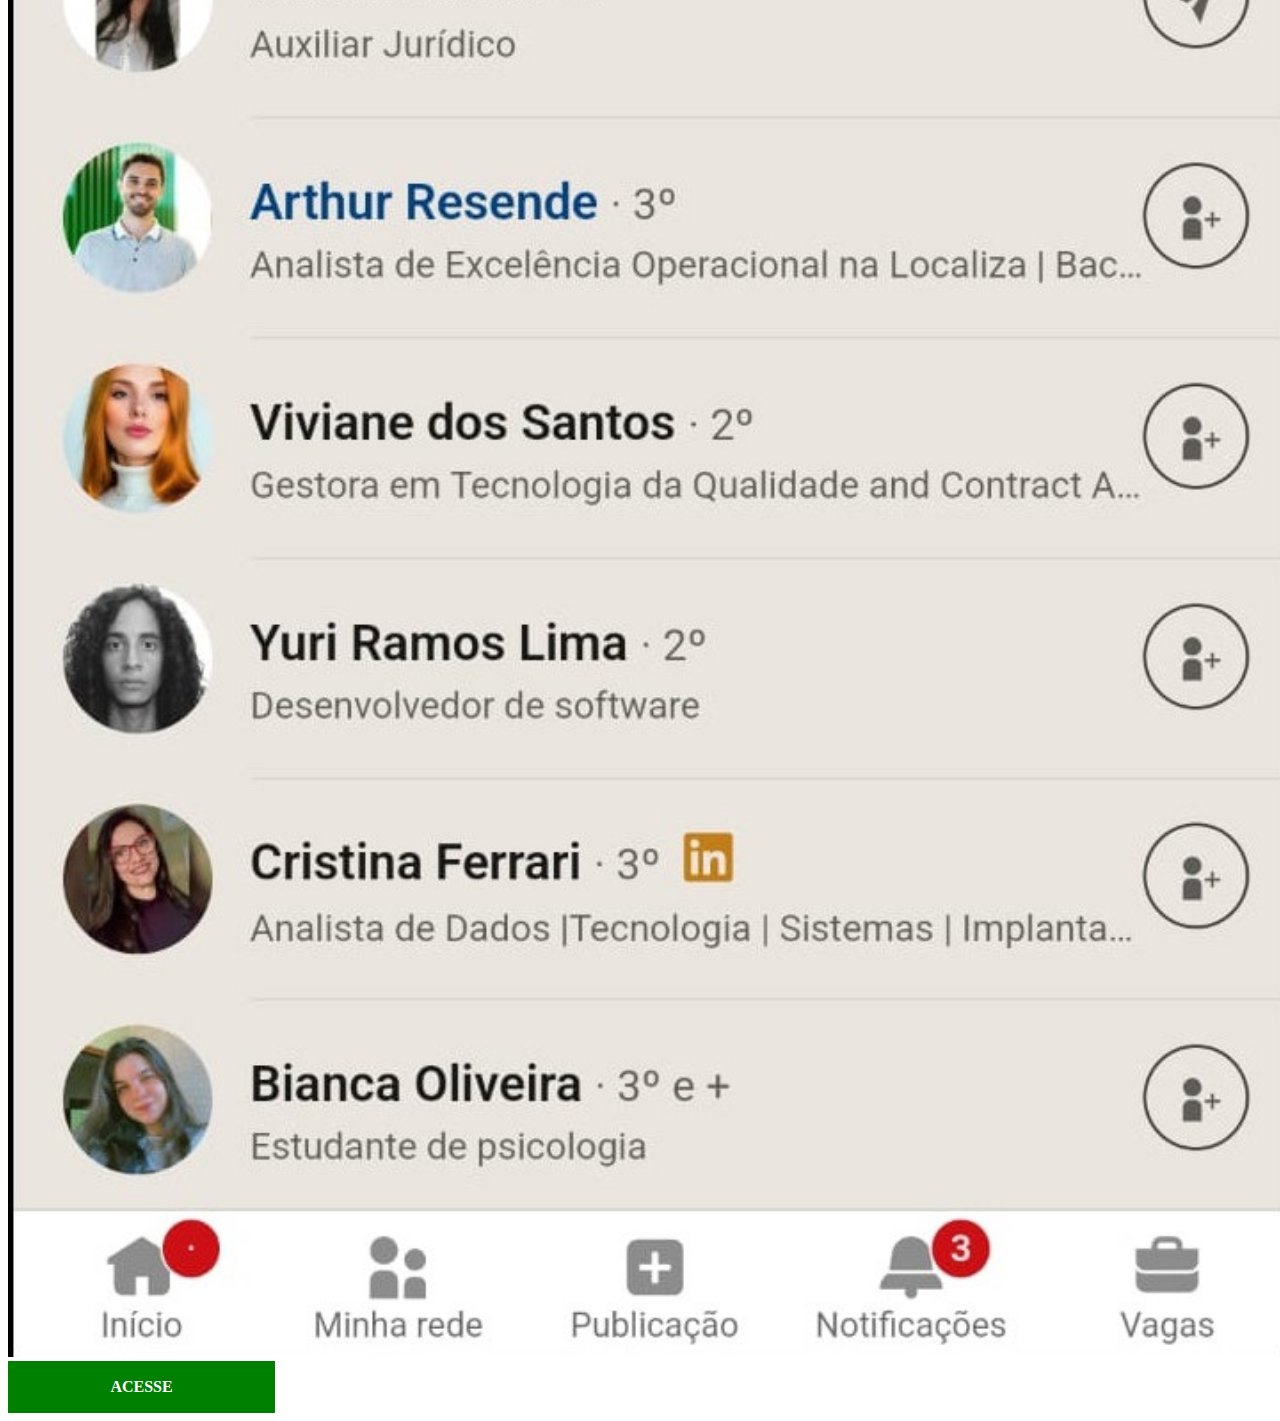
<file: linkedin.html>
<!DOCTYPE html>
<html lang="pt-br">
<head>
    <meta charset="UTF-8">
    <meta name="viewport" content="width=device-width, initial-scale=1.0">
    <link rel="stylesheet" href="estilos/social.css">
    <title>Linkedin</title>
</head>
<body>
    <img src="imagens/fundo-linkedin.jpg" alt="Linkedin">
    <a href="https://www.linkedin.com/in/andreibrum/" target="_blank">ACESSE</a>
    
</body>
</html>
</file>
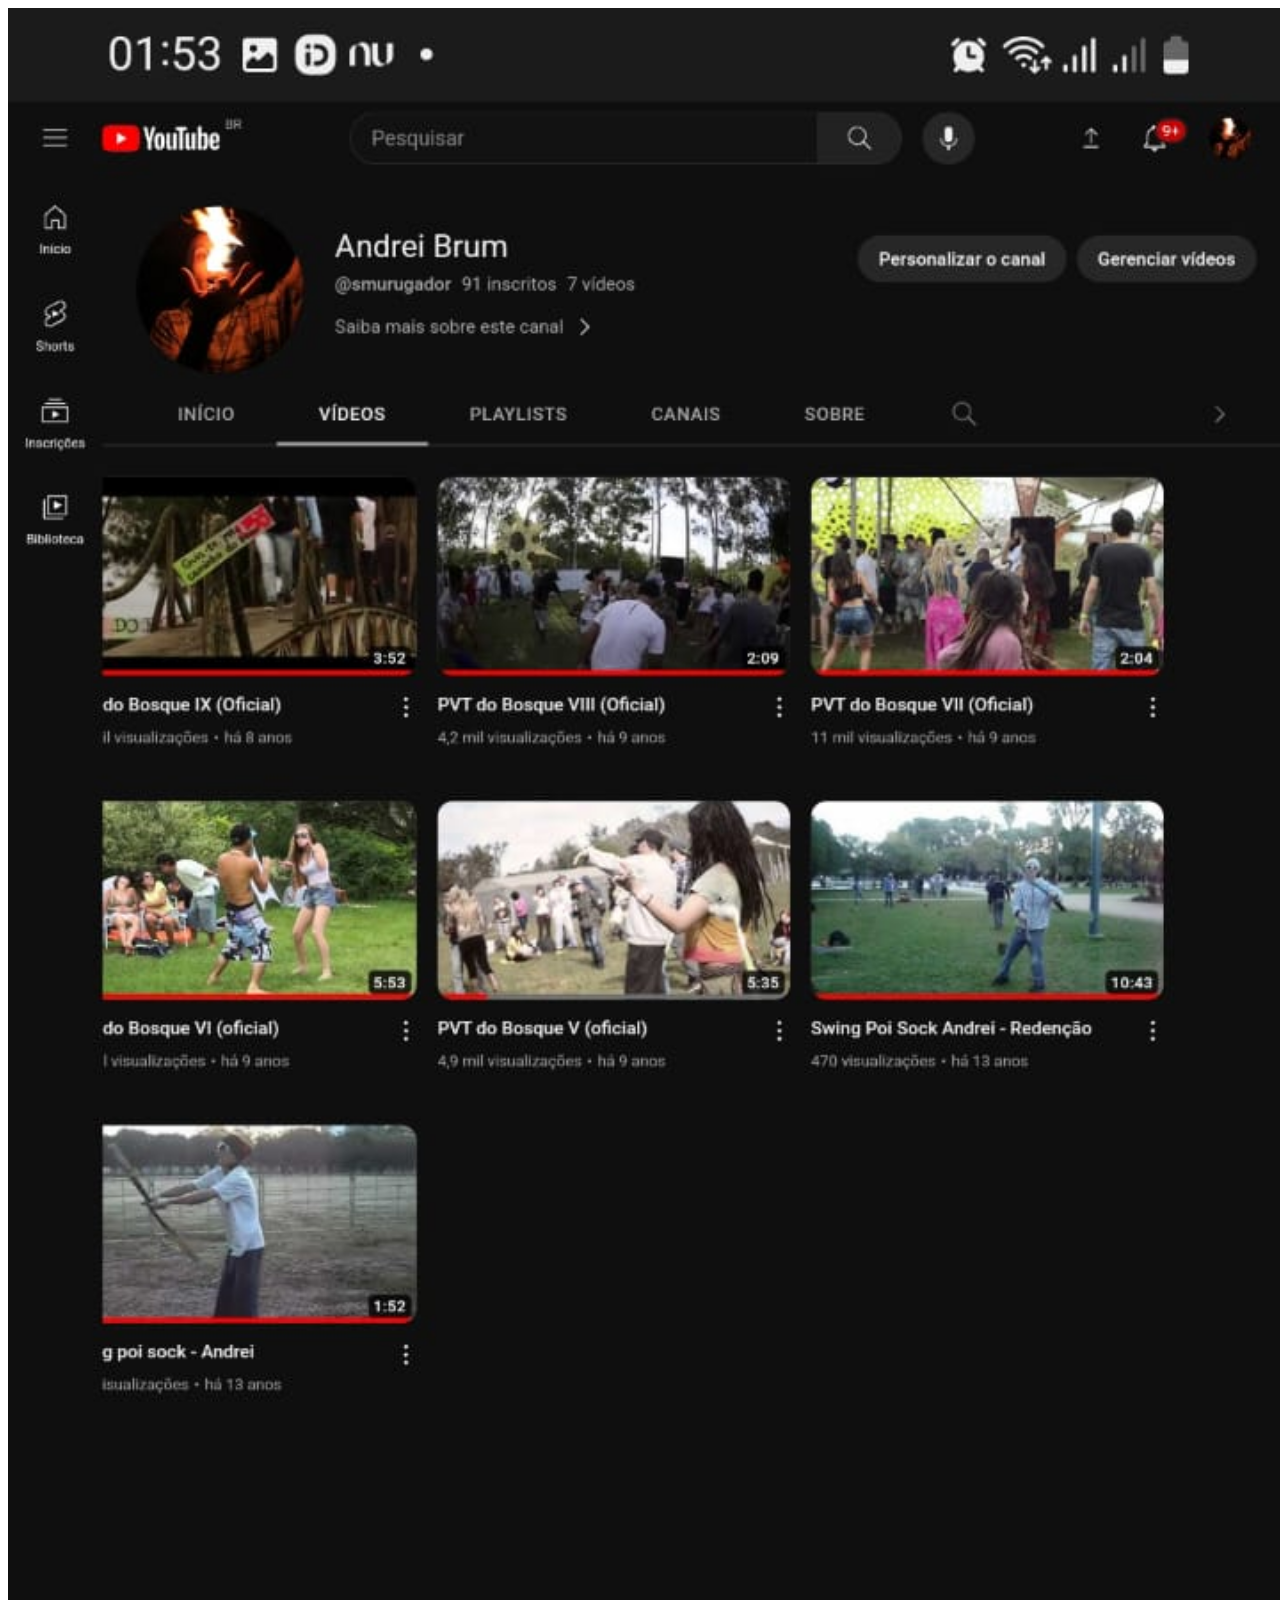
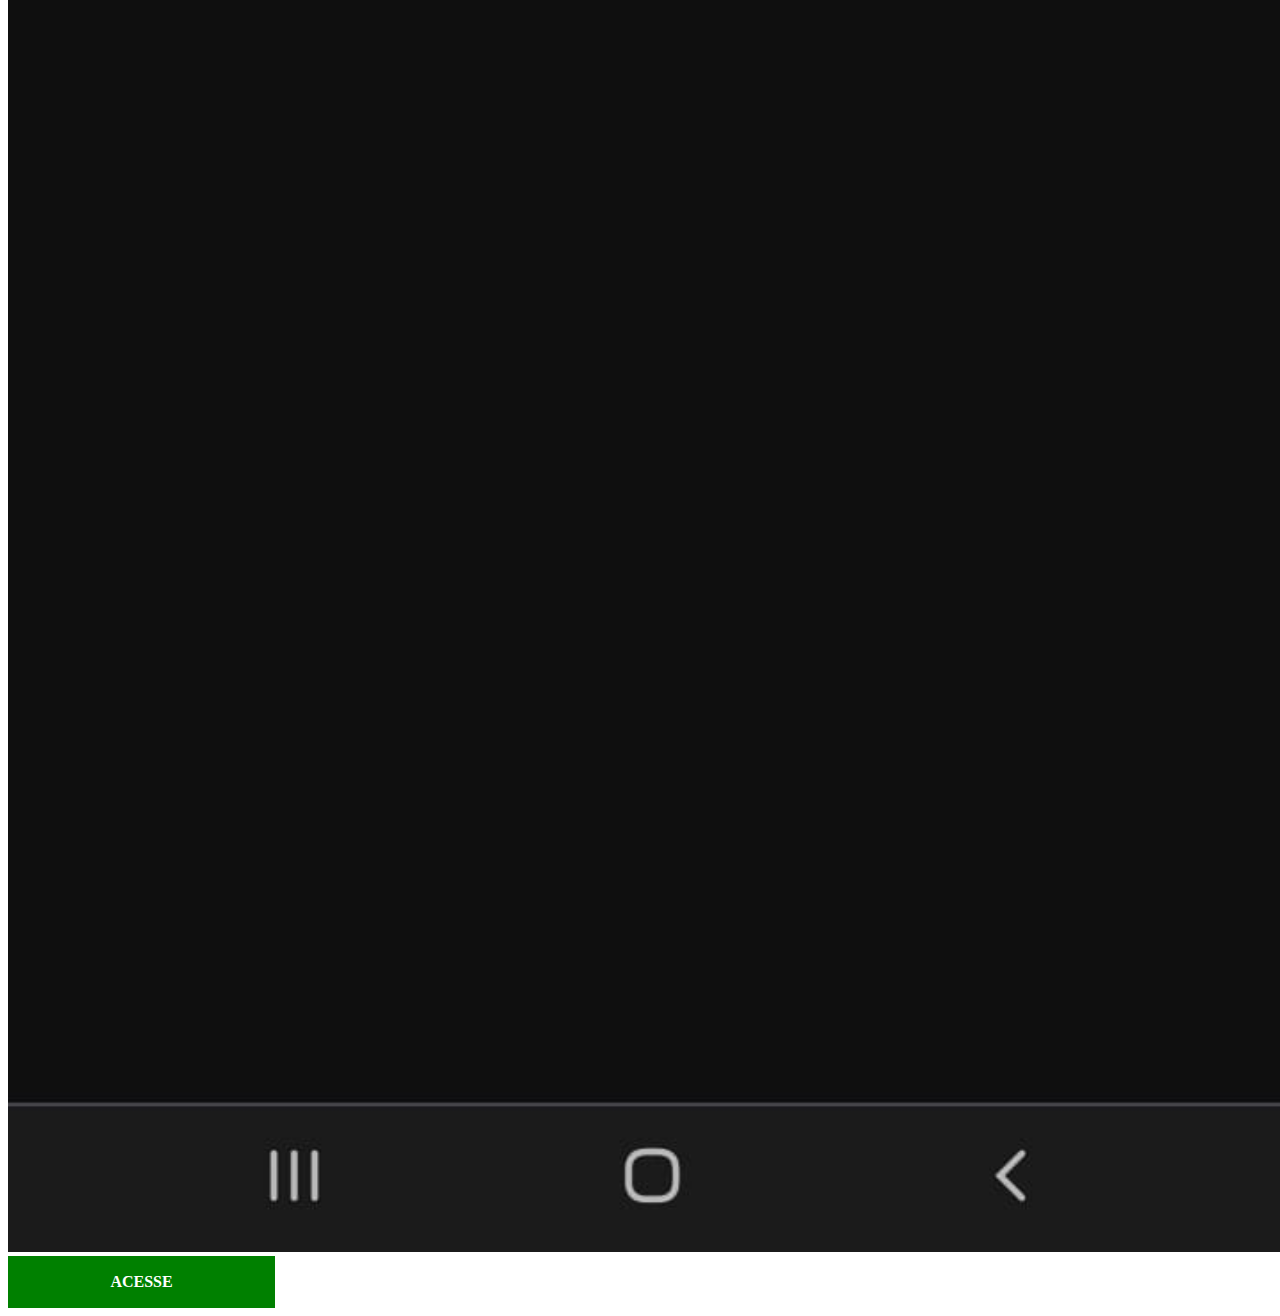
<file: youtube.html>
<!DOCTYPE html>
<html lang="pt-br">
<head>
    <meta charset="UTF-8">
    <meta name="viewport" content="width=device-width, initial-scale=1.0">
    <link rel="stylesheet" href="estilos/social.css">
    <title>YouTube</title>
</head>
<body>
    <img src="imagens/tela-youtube.jpg" alt="YouTube">
    <a href="https://www.youtube.com/@smurugador/videos" target="_blank">ACESSE</a>
    
</body>
</html>
</file>
<file: estilos/style.css>
@charset "UTF-8"

* {
    margin: 0px;
    padding: 0px;
    font-family: Arial, Helvetica, sans-serif;
}

html, body {
    height: 100vh;
    width: 98vw;
}

body {
    background: url(../imagens/fundo-madeira.jpg) no-repeat top center;
    background-size: cover;
    background-attachment: fixed;
}

main {
    position: relative;
    height: 100vh;
}

section#telefone {
    position: absolute;
    top: 50%;
    left: 50%;
    transform: translate(-50%, -50%);

    height: 627px;
    width: 311px;
    background: url(../imagens/frame-iphone.png) no-repeat;
}

iframe#tela {
    position: relative;
    top: 73px;
    left: 14.5px;
    width: 274px;
    height: 477.2px;
        
}

section#redes-sociais {
    text-align: center;
}

section#redes-sociais img {
    width: 40px;
    margin: 2px;
    margin-top: 1px;
    border-radius: 50%;
    box-shadow: 2px 2px 5px rgb(0, 0, 0.400);
    box-sizing: border-box;
}
section#redes-sociais img:hover {
    border: 2px solid rgba(255, 255, 255, 0.637);
    transform: translate(-5px, -3px);
    box-shadow: 20px 10px 20px rgba(0, 0, 0, 0.623);
    transition: transform 0.4s border 0.5s;

}
</file>
<file: estilos/social.css>
@charset "UTF-8"

* {
    margin: 0px;
    padding: 0px;
    
    font-family: Arial, Helvetica, sans-serif
}

::-webkit-scrollbar {  /* esconder barra de rolagem horizontal */
    width: 0px;
    height: 0px;
}
img {
    width: 100vw;
    
}
a {
    display: block;
    background-color: green;
    color: white;
    
    padding: 17px;
    width: 233px;
   
    text-align: center;
    font-weight: bolder;
    text-decoration: none;
}
a:hover {
    background-color: rgb(5, 223, 5);
}
</file>
